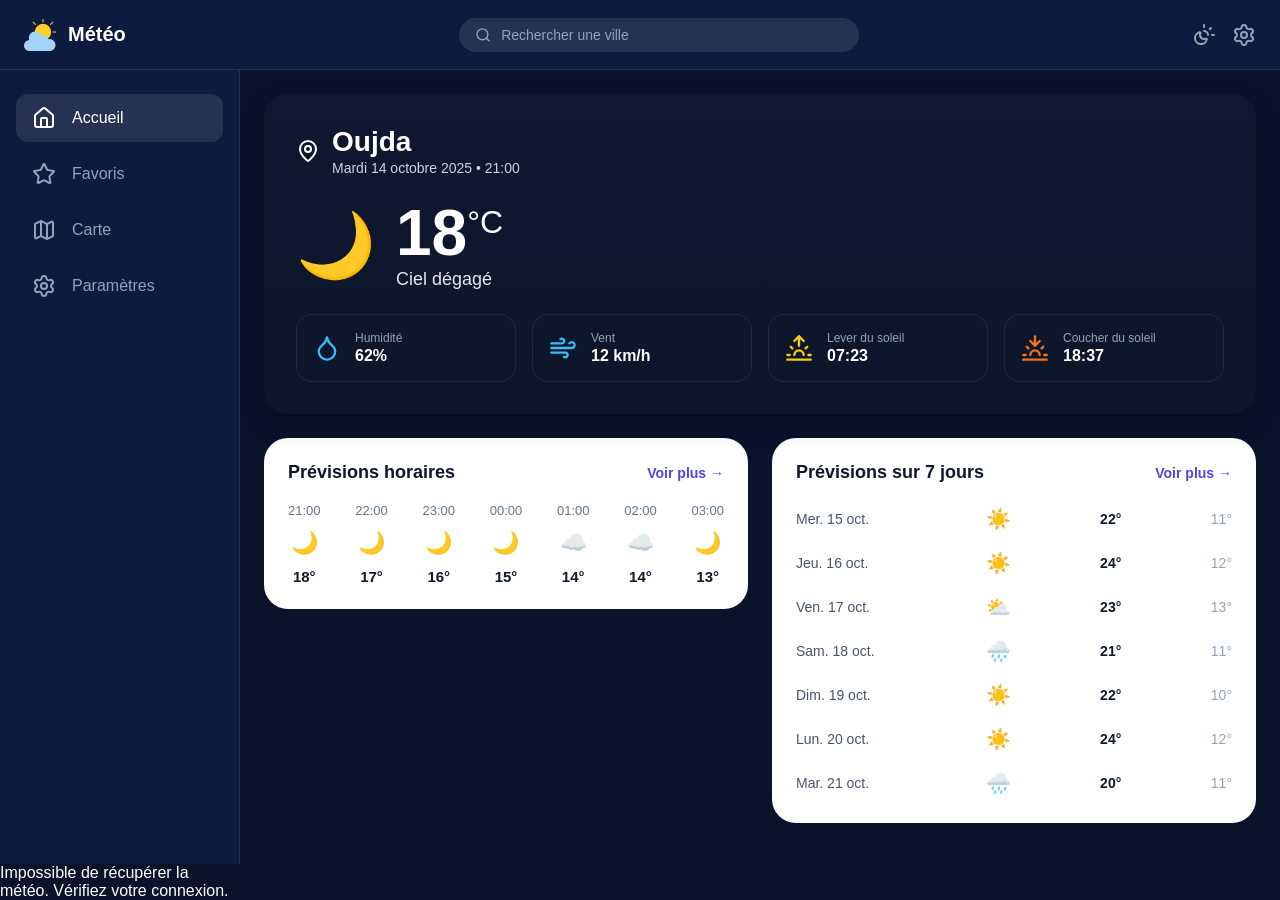
<file: index.html>
<!DOCTYPE html>
<html lang="fr">

<head>
    <meta charset="UTF-8">
    <meta name="viewport" content="width=device-width, initial-scale=1.0">
    <title>MétéoFlash - Météo en temps réel</title>
    <meta name="description" content="MeteoFlash : consulte la météo actuelle, les prévisions horaires et sur 7 jours de n'importe quelle ville.">
    <meta name="theme-color" content="#4F46E5">
    <link rel="stylesheet" href="css/app.css">
</head>

<body>
    <!-- Header -->
    <header>
        <a href="acceuil.html">
            <img src="images/image.png" alt="Logo MétéoFlash" class="logo">
            <span class="title">Météo</span>
        </a>
        <div class="recherche">
            <svg xmlns="http://www.w3.org/2000/svg" width="24" height="24" viewBox="0 0 24 24" fill="none" stroke="currentColor" stroke-width="2" stroke-linecap="round" stroke-linejoin="round" class="lucide lucide-search preview-icon" aria-hidden="true"><path d="m21 21-4.34-4.34"/><circle cx="11" cy="11" r="8"/></svg>
            <input type="search" id="ville" placeholder="Rechercher une ville" aria-label="Rechercher une ville">
        </div>
        <div class="icons">
            <!-- Icône Thème Clair/Sombre -->
            <svg xmlns="http://www.w3.org/2000/svg" width="24" height="24" viewBox="0 0 24 24" fill="none" stroke="currentColor" stroke-width="2" stroke-linecap="round" stroke-linejoin="round" class="lucide lucide-sun-moon preview-icon" aria-hidden="true"><path d="M12 2v2"/><path d="M14.837 16.385a6 6 0 1 1-7.223-7.222c.624-.147.97.66.715 1.248a4 4 0 0 0 5.26 5.259c.589-.255 1.396.09 1.248.715"/><path d="M16 12a4 4 0 0 0-4-4"/><path d="m19 5-1.256 1.256"/><path d="M20 12h2"/></svg>
            <a href="html/parametres.html" style="color: inherit; display: flex;" aria-label="Paramètres">
                <svg xmlns="http://www.w3.org/2000/svg" width="24" height="24" viewBox="0 0 24 24" fill="none" stroke="currentColor" stroke-width="2" stroke-linecap="round" stroke-linejoin="round" class="lucide lucide-settings preview-icon" aria-hidden="true"><path d="M9.671 4.136a2.34 2.34 0 0 1 4.659 0 2.34 2.34 0 0 0 3.319 1.915 2.34 2.34 0 0 1 2.33 4.033 2.34 2.34 0 0 0 0 3.831 2.34 2.34 0 0 1-2.33 4.033 2.34 2.34 0 0 0-3.319 1.915 2.34 2.34 0 0 1-4.659 0 2.34 2.34 0 0 0-3.32-1.915 2.34 2.34 0 0 1-2.33-4.033 2.34 2.34 0 0 0 0-3.831A2.34 2.34 0 0 1 6.35 6.051a2.34 2.34 0 0 0 3.319-1.915"/><circle cx="12" cy="12" r="3"/></svg>
            </a>
        </div>
    </header>

    <!-- Sidebar -->
    <aside class="side">
        <a href="index.html" class="nav-item actif" aria-current="page">
            <svg xmlns="http://www.w3.org/2000/svg" width="24" height="24" viewBox="0 0 24 24" fill="none" stroke="currentColor" stroke-width="2" stroke-linecap="round" stroke-linejoin="round" class="lucide lucide-house preview-icon" aria-hidden="true"><path d="M15 21v-8a1 1 0 0 0-1-1h-4a1 1 0 0 0-1 1v8"/><path d="M3 10a2 2 0 0 1 .709-1.528l7-6a2 2 0 0 1 2.582 0l7 6A2 2 0 0 1 21 10v9a2 2 0 0 1-2 2H5a2 2 0 0 1-2-2z"/></svg>
            <span>Accueil</span>
        </a>
        <a href="html/favoris.html" class="nav-item">
            <svg xmlns="http://www.w3.org/2000/svg" width="24" height="24" viewBox="0 0 24 24" fill="none" stroke="currentColor" stroke-width="2" stroke-linecap="round" stroke-linejoin="round" class="lucide lucide-star preview-icon" aria-hidden="true"><path d="M11.525 2.295a.53.53 0 0 1 .95 0l2.31 4.679a2.123 2.123 0 0 0 1.595 1.16l5.166.756a.53.53 0 0 1 .294.904l-3.736 3.638a2.123 2.123 0 0 0-.611 1.878l.882 5.14a.53.53 0 0 1-.771.56l-4.618-2.428a2.122 2.122 0 0 0-1.973 0L6.396 21.01a.53.53 0 0 1-.77-.56l.881-5.139a2.122 2.122 0 0 0-.611-1.879L2.16 9.795a.53.53 0 0 1 .294-.906l5.165-.755a2.122 2.122 0 0 0 1.597-1.16z"/></svg>
            <span>Favoris</span>
        </a>
        <a href="html/carte.html" class="nav-item">
            <svg xmlns="http://www.w3.org/2000/svg" width="24" height="24" viewBox="0 0 24 24" fill="none" stroke="currentColor" stroke-width="2" stroke-linecap="round" stroke-linejoin="round" class="lucide lucide-map preview-icon" aria-hidden="true"><path d="M14.106 5.553a2 2 0 0 0 1.788 0l3.659-1.83A1 1 0 0 1 21 4.619v12.764a1 1 0 0 1-.553.894l-4.553 2.277a2 2 0 0 1-1.788 0l-4.212-2.106a2 2 0 0 0-1.788 0l-3.659 1.83A1 1 0 0 1 3 19.381V6.618a1 1 0 0 1 .553-.894l4.553-2.277a2 2 0 0 1 1.788 0z"/><path d="M15 5.764v15"/><path d="M9 3.236v15"/></svg>
            <span>Carte</span>
        </a>
        <a href="html/parametres.html" class="nav-item">
            <svg xmlns="http://www.w3.org/2000/svg" width="24" height="24" viewBox="0 0 24 24" fill="none" stroke="currentColor" stroke-width="2" stroke-linecap="round" stroke-linejoin="round" class="lucide lucide-settings preview-icon" aria-hidden="true"><path d="M9.671 4.136a2.34 2.34 0 0 1 4.659 0 2.34 2.34 0 0 0 3.319 1.915 2.34 2.34 0 0 1 2.33 4.033 2.34 2.34 0 0 0 0 3.831 2.34 2.34 0 0 1-2.33 4.033 2.34 2.34 0 0 0-3.319 1.915 2.34 2.34 0 0 1-4.659 0 2.34 2.34 0 0 0-3.32-1.915 2.34 2.34 0 0 1-2.33-4.033 2.34 2.34 0 0 0 0-3.831A2.34 2.34 0 0 1 6.35 6.051a2.34 2.34 0 0 0 3.319-1.915"/><circle cx="12" cy="12" r="3"/></svg>
            <span>Paramètres</span>
        </a>
    </aside>

    <main>
        <section class="actuelle">
            <div class="lieu">
                <svg xmlns="http://www.w3.org/2000/svg" width="24" height="24" viewBox="0 0 24 24" fill="none"
                    stroke="currentColor" stroke-width="2" stroke-linecap="round" stroke-linejoin="round">
                    <path
                        d="M20 10c0 4.993-5.539 10.193-7.399 11.799a1 1 0 0 1-1.202 0C9.539 20.193 4 14.993 4 10a8 8 0 0 1 16 0" />
                    <circle cx="12" cy="10" r="3" />
                </svg>
                <div>
                    <h1 id="nom-ville">Oujda</h1>
                    <p id="date-heure">Mardi 14 octobre 2025 • 21:00</p>
                </div>
            </div>
            <div class="temperature-bloc">
                <span class="icone-principale" id="icone-principale">🌙</span>
                <div>
                    <p class="temperature"><span id="temperature">18</span><sup>°C</sup></p>
                    <p class="description" id="description">Ciel dégagé</p>
                </div>
            </div>
            <ul class="infos">
                <li>
                    <svg xmlns="http://www.w3.org/2000/svg" width="24" height="24" viewBox="0 0 24 24" fill="none"
                        stroke="currentColor" stroke-width="2" stroke-linecap="round" stroke-linejoin="round">
                        <path
                            d="M12 22a7 7 0 0 0 7-7c0-2-1-3.9-3-5.5s-3.5-4-4-6.5c-.5 2.5-2 4.9-4 6.5C6 11.1 5 13 5 15a7 7 0 0 0 7 7z" />
                    </svg>
                    <div><span>Humidité</span><strong id="humidite">62%</strong></div>
                </li>
                <li>
                    <svg xmlns="http://www.w3.org/2000/svg" width="24" height="24" viewBox="0 0 24 24" fill="none"
                        stroke="currentColor" stroke-width="2" stroke-linecap="round" stroke-linejoin="round">
                        <path d="M12.8 19.6A2 2 0 1 0 14 16H2" />
                        <path d="M17.5 8a2.5 2.5 0 1 1 2 4H2" />
                        <path d="M9.8 4.4A2 2 0 1 1 11 8H2" />
                    </svg>
                    <div><span>Vent</span><strong id="vent">12 km/h</strong></div>
                </li>
                <li>
                    <svg class="jaune" xmlns="http://www.w3.org/2000/svg" width="24" height="24" viewBox="0 0 24 24"
                        fill="none" stroke="currentColor" stroke-width="2" stroke-linecap="round"
                        stroke-linejoin="round">
                        <path d="M12 2v8" />
                        <path d="m4.93 10.93 1.41 1.41" />
                        <path d="M2 18h2" />
                        <path d="M20 18h2" />
                        <path d="m19.07 10.93-1.41 1.41" />
                        <path d="M22 22H2" />
                        <path d="m8 6 4-4 4 4" />
                        <path d="M16 18a4 4 0 0 0-8 0" />
                    </svg>
                    <div><span>Lever du soleil</span><strong id="lever">07:23</strong></div>
                </li>
                <li>
                    <svg class="orange" xmlns="http://www.w3.org/2000/svg" width="24" height="24" viewBox="0 0 24 24"
                        fill="none" stroke="currentColor" stroke-width="2" stroke-linecap="round"
                        stroke-linejoin="round">
                        <path d="M12 10V2" />
                        <path d="m4.93 10.93 1.41 1.41" />
                        <path d="M2 18h2" />
                        <path d="M20 18h2" />
                        <path d="m19.07 10.93-1.41 1.41" />
                        <path d="M22 22H2" />
                        <path d="m16 6-4 4-4-4" />
                        <path d="M16 18a4 4 0 0 0-8 0" />
                    </svg>
                    <div><span>Coucher du soleil</span><strong id="coucher">18:37</strong></div>
                </li>
            </ul>
        </section>
        <div class="previsions">

            <!-- Horaires -->
            <section class="bloc">
                <div class="bloc-entete">
                    <h2>Prévisions horaires</h2>
                    <a href="html/previsionshoraires.html" class="voir-plus">Voir plus →</a>
                </div>
                <div class="liste-horaire" id="liste-horaire">
                    <!-- JS remplira ces blocs ; en voici un exemple -->
                    <div class="heure"><span>21:00</span><span class="emoji">🌙</span><strong>18°</strong></div>
                    <div class="heure"><span>22:00</span><span class="emoji">🌙</span><strong>17°</strong></div>
                    <div class="heure"><span>23:00</span><span class="emoji">🌙</span><strong>16°</strong></div>
                    <div class="heure"><span>00:00</span><span class="emoji">🌙</span><strong>15°</strong></div>
                    <div class="heure"><span>01:00</span><span class="emoji">☁️</span><strong>14°</strong></div>
                    <div class="heure"><span>02:00</span><span class="emoji">☁️</span><strong>14°</strong></div>
                    <div class="heure"><span>03:00</span><span class="emoji">🌙</span><strong>13°</strong></div>

                </div>
            </section>

            <!-- 7 jours -->
            <section class="bloc">
                <div class="bloc-entete">
                    <h2>Prévisions sur 7 jours</h2>
                    <a href="html/previsions7jours.html" class="voir-plus">Voir plus →</a>
                </div>
                <ul class="liste-jours" id="liste-jours">
                    <li><span class="jour">Mer. 15 oct.</span><span class="emoji">☀️</span><strong>22°</strong><span
                            class="min">11°</span></li>
                    <li><span class="jour">Jeu. 16 oct.</span><span class="emoji">☀️</span><strong>24°</strong><span
                            class="min">12°</span></li>
                    <li><span class="jour">Ven. 17 oct.</span><span class="emoji">⛅</span><strong>23°</strong><span
                            class="min">13°</span></li>
                    <li><span class="jour">Sam. 18 oct.</span><span class="emoji">🌧️</span><strong>21°</strong><span
                            class="min">11°</span></li>
                    <li><span class="jour">Dim. 19 oct.</span><span class="emoji">☀️</span><strong>22°</strong><span
                            class="min">10°</span></li>
                    <li><span class="jour">Lun. 20 oct.</span><span class="emoji">☀️</span><strong>24°</strong><span
                            class="min">12°</span></li>
                    <li><span class="jour">Mar. 21 oct.</span><span class="emoji">🌧️</span><strong>20°</strong><span
                            class="min">11°</span></li>
                </ul>
            </section>

        </div>
    </main>
    <script src="app.js"></script>
</body>

</html>
</file>
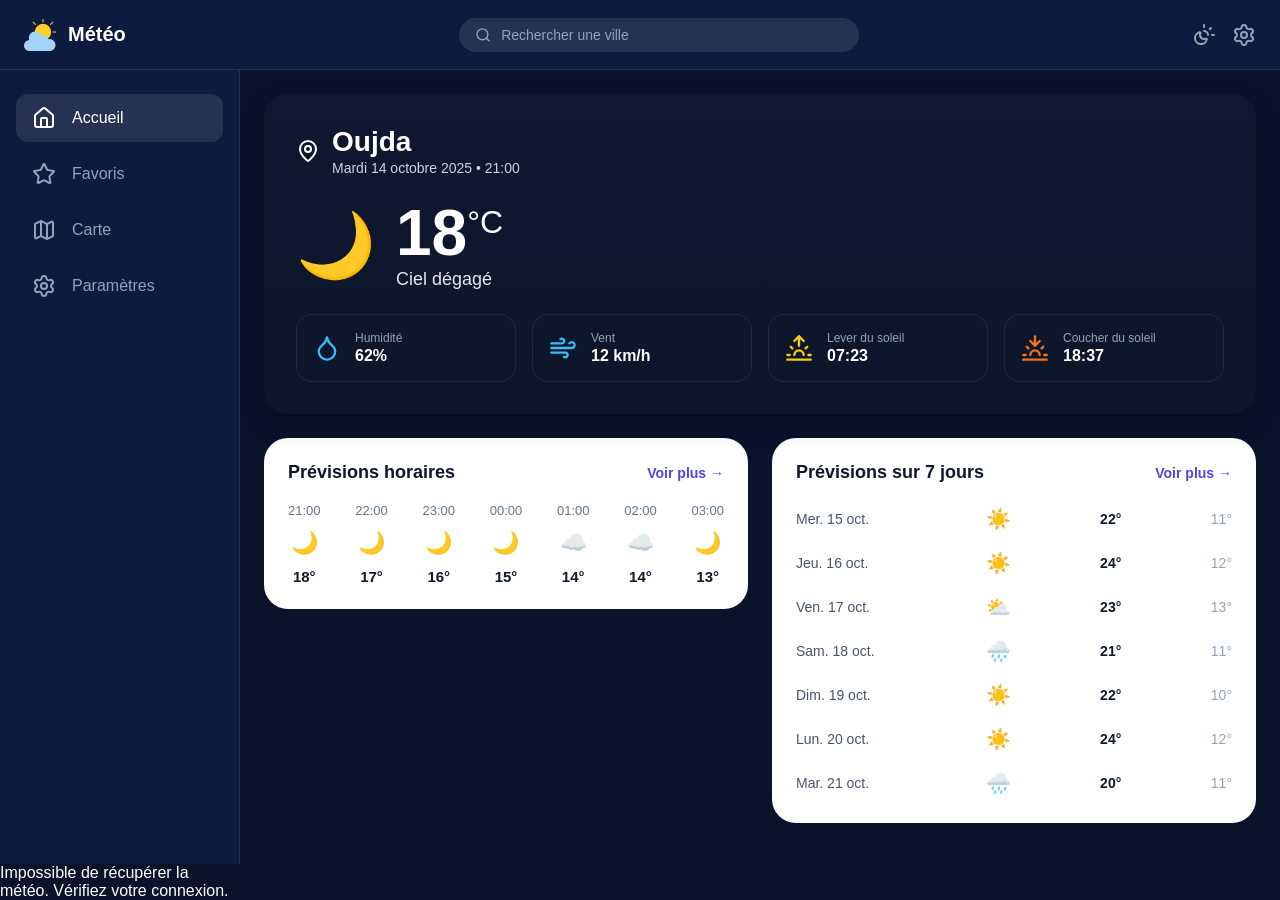
<file: html/index.html>
<!DOCTYPE html>
<html lang="fr">

<head>
    <meta charset="UTF-8">
    <meta name="viewport" content="width=device-width, initial-scale=1.0">
    <title>MétéoFlash - Météo en temps réel</title>
    <meta name="description" content="MeteoFlash : consulte la météo actuelle, les prévisions horaires et sur 7 jours de n'importe quelle ville.">
    <meta name="theme-color" content="#4F46E5">
    <link rel="stylesheet" href="../css/app.css">
</head>

<body>
    <!-- Header -->
    <header>
        <a href="acceuil.html">
            <img src="../images/image.png" alt="Logo MétéoFlash" class="logo">
            <span class="title">Météo</span>
        </a>
        <div class="recherche">
            <svg xmlns="http://www.w3.org/2000/svg" width="24" height="24" viewBox="0 0 24 24" fill="none" stroke="currentColor" stroke-width="2" stroke-linecap="round" stroke-linejoin="round" class="lucide lucide-search preview-icon" aria-hidden="true"><path d="m21 21-4.34-4.34"/><circle cx="11" cy="11" r="8"/></svg>
            <input type="search" id="ville" placeholder="Rechercher une ville" aria-label="Rechercher une ville">
        </div>
        <div class="icons">
            <!-- Icône Thème Clair/Sombre -->
            <svg xmlns="http://www.w3.org/2000/svg" width="24" height="24" viewBox="0 0 24 24" fill="none" stroke="currentColor" stroke-width="2" stroke-linecap="round" stroke-linejoin="round" class="lucide lucide-sun-moon preview-icon" aria-hidden="true"><path d="M12 2v2"/><path d="M14.837 16.385a6 6 0 1 1-7.223-7.222c.624-.147.97.66.715 1.248a4 4 0 0 0 5.26 5.259c.589-.255 1.396.09 1.248.715"/><path d="M16 12a4 4 0 0 0-4-4"/><path d="m19 5-1.256 1.256"/><path d="M20 12h2"/></svg>
            <a href="parametres.html" style="color: inherit; display: flex;" aria-label="Paramètres">
                <svg xmlns="http://www.w3.org/2000/svg" width="24" height="24" viewBox="0 0 24 24" fill="none" stroke="currentColor" stroke-width="2" stroke-linecap="round" stroke-linejoin="round" class="lucide lucide-settings preview-icon" aria-hidden="true"><path d="M9.671 4.136a2.34 2.34 0 0 1 4.659 0 2.34 2.34 0 0 0 3.319 1.915 2.34 2.34 0 0 1 2.33 4.033 2.34 2.34 0 0 0 0 3.831 2.34 2.34 0 0 1-2.33 4.033 2.34 2.34 0 0 0-3.319 1.915 2.34 2.34 0 0 1-4.659 0 2.34 2.34 0 0 0-3.32-1.915 2.34 2.34 0 0 1-2.33-4.033 2.34 2.34 0 0 0 0-3.831A2.34 2.34 0 0 1 6.35 6.051a2.34 2.34 0 0 0 3.319-1.915"/><circle cx="12" cy="12" r="3"/></svg>
            </a>
        </div>
    </header>

    <!-- Sidebar -->
    <aside class="side">
        <a href="acceuil.html" class="nav-item actif" aria-current="page">
            <svg xmlns="http://www.w3.org/2000/svg" width="24" height="24" viewBox="0 0 24 24" fill="none" stroke="currentColor" stroke-width="2" stroke-linecap="round" stroke-linejoin="round" class="lucide lucide-house preview-icon" aria-hidden="true"><path d="M15 21v-8a1 1 0 0 0-1-1h-4a1 1 0 0 0-1 1v8"/><path d="M3 10a2 2 0 0 1 .709-1.528l7-6a2 2 0 0 1 2.582 0l7 6A2 2 0 0 1 21 10v9a2 2 0 0 1-2 2H5a2 2 0 0 1-2-2z"/></svg>
            <span>Accueil</span>
        </a>
        <a href="favoris.html" class="nav-item">
            <svg xmlns="http://www.w3.org/2000/svg" width="24" height="24" viewBox="0 0 24 24" fill="none" stroke="currentColor" stroke-width="2" stroke-linecap="round" stroke-linejoin="round" class="lucide lucide-star preview-icon" aria-hidden="true"><path d="M11.525 2.295a.53.53 0 0 1 .95 0l2.31 4.679a2.123 2.123 0 0 0 1.595 1.16l5.166.756a.53.53 0 0 1 .294.904l-3.736 3.638a2.123 2.123 0 0 0-.611 1.878l.882 5.14a.53.53 0 0 1-.771.56l-4.618-2.428a2.122 2.122 0 0 0-1.973 0L6.396 21.01a.53.53 0 0 1-.77-.56l.881-5.139a2.122 2.122 0 0 0-.611-1.879L2.16 9.795a.53.53 0 0 1 .294-.906l5.165-.755a2.122 2.122 0 0 0 1.597-1.16z"/></svg>
            <span>Favoris</span>
        </a>
        <a href="carte.html" class="nav-item">
            <svg xmlns="http://www.w3.org/2000/svg" width="24" height="24" viewBox="0 0 24 24" fill="none" stroke="currentColor" stroke-width="2" stroke-linecap="round" stroke-linejoin="round" class="lucide lucide-map preview-icon" aria-hidden="true"><path d="M14.106 5.553a2 2 0 0 0 1.788 0l3.659-1.83A1 1 0 0 1 21 4.619v12.764a1 1 0 0 1-.553.894l-4.553 2.277a2 2 0 0 1-1.788 0l-4.212-2.106a2 2 0 0 0-1.788 0l-3.659 1.83A1 1 0 0 1 3 19.381V6.618a1 1 0 0 1 .553-.894l4.553-2.277a2 2 0 0 1 1.788 0z"/><path d="M15 5.764v15"/><path d="M9 3.236v15"/></svg>
            <span>Carte</span>
        </a>
        <a href="parametres.html" class="nav-item">
            <svg xmlns="http://www.w3.org/2000/svg" width="24" height="24" viewBox="0 0 24 24" fill="none" stroke="currentColor" stroke-width="2" stroke-linecap="round" stroke-linejoin="round" class="lucide lucide-settings preview-icon" aria-hidden="true"><path d="M9.671 4.136a2.34 2.34 0 0 1 4.659 0 2.34 2.34 0 0 0 3.319 1.915 2.34 2.34 0 0 1 2.33 4.033 2.34 2.34 0 0 0 0 3.831 2.34 2.34 0 0 1-2.33 4.033 2.34 2.34 0 0 0-3.319 1.915 2.34 2.34 0 0 1-4.659 0 2.34 2.34 0 0 0-3.32-1.915 2.34 2.34 0 0 1-2.33-4.033 2.34 2.34 0 0 0 0-3.831A2.34 2.34 0 0 1 6.35 6.051a2.34 2.34 0 0 0 3.319-1.915"/><circle cx="12" cy="12" r="3"/></svg>
            <span>Paramètres</span>
        </a>
    </aside>

    <main>
        <section class="actuelle">
            <div class="lieu">
                <svg xmlns="http://www.w3.org/2000/svg" width="24" height="24" viewBox="0 0 24 24" fill="none"
                    stroke="currentColor" stroke-width="2" stroke-linecap="round" stroke-linejoin="round">
                    <path
                        d="M20 10c0 4.993-5.539 10.193-7.399 11.799a1 1 0 0 1-1.202 0C9.539 20.193 4 14.993 4 10a8 8 0 0 1 16 0" />
                    <circle cx="12" cy="10" r="3" />
                </svg>
                <div>
                    <h1 id="nom-ville">Oujda</h1>
                    <p id="date-heure">Mardi 14 octobre 2025 • 21:00</p>
                </div>
            </div>
            <div class="temperature-bloc">
                <span class="icone-principale" id="icone-principale">🌙</span>
                <div>
                    <p class="temperature"><span id="temperature">18</span><sup>°C</sup></p>
                    <p class="description" id="description">Ciel dégagé</p>
                </div>
            </div>
            <ul class="infos">
                <li>
                    <svg xmlns="http://www.w3.org/2000/svg" width="24" height="24" viewBox="0 0 24 24" fill="none"
                        stroke="currentColor" stroke-width="2" stroke-linecap="round" stroke-linejoin="round">
                        <path
                            d="M12 22a7 7 0 0 0 7-7c0-2-1-3.9-3-5.5s-3.5-4-4-6.5c-.5 2.5-2 4.9-4 6.5C6 11.1 5 13 5 15a7 7 0 0 0 7 7z" />
                    </svg>
                    <div><span>Humidité</span><strong id="humidite">62%</strong></div>
                </li>
                <li>
                    <svg xmlns="http://www.w3.org/2000/svg" width="24" height="24" viewBox="0 0 24 24" fill="none"
                        stroke="currentColor" stroke-width="2" stroke-linecap="round" stroke-linejoin="round">
                        <path d="M12.8 19.6A2 2 0 1 0 14 16H2" />
                        <path d="M17.5 8a2.5 2.5 0 1 1 2 4H2" />
                        <path d="M9.8 4.4A2 2 0 1 1 11 8H2" />
                    </svg>
                    <div><span>Vent</span><strong id="vent">12 km/h</strong></div>
                </li>
                <li>
                    <svg class="jaune" xmlns="http://www.w3.org/2000/svg" width="24" height="24" viewBox="0 0 24 24"
                        fill="none" stroke="currentColor" stroke-width="2" stroke-linecap="round"
                        stroke-linejoin="round">
                        <path d="M12 2v8" />
                        <path d="m4.93 10.93 1.41 1.41" />
                        <path d="M2 18h2" />
                        <path d="M20 18h2" />
                        <path d="m19.07 10.93-1.41 1.41" />
                        <path d="M22 22H2" />
                        <path d="m8 6 4-4 4 4" />
                        <path d="M16 18a4 4 0 0 0-8 0" />
                    </svg>
                    <div><span>Lever du soleil</span><strong id="lever">07:23</strong></div>
                </li>
                <li>
                    <svg class="orange" xmlns="http://www.w3.org/2000/svg" width="24" height="24" viewBox="0 0 24 24"
                        fill="none" stroke="currentColor" stroke-width="2" stroke-linecap="round"
                        stroke-linejoin="round">
                        <path d="M12 10V2" />
                        <path d="m4.93 10.93 1.41 1.41" />
                        <path d="M2 18h2" />
                        <path d="M20 18h2" />
                        <path d="m19.07 10.93-1.41 1.41" />
                        <path d="M22 22H2" />
                        <path d="m16 6-4 4-4-4" />
                        <path d="M16 18a4 4 0 0 0-8 0" />
                    </svg>
                    <div><span>Coucher du soleil</span><strong id="coucher">18:37</strong></div>
                </li>
            </ul>
        </section>
        <div class="previsions">

            <!-- Horaires -->
            <section class="bloc">
                <div class="bloc-entete">
                    <h2>Prévisions horaires</h2>
                    <a href="previsionshoraires.html" class="voir-plus">Voir plus →</a>
                </div>
                <div class="liste-horaire" id="liste-horaire">
                    <!-- JS remplira ces blocs ; en voici un exemple -->
                    <div class="heure"><span>21:00</span><span class="emoji">🌙</span><strong>18°</strong></div>
                    <div class="heure"><span>22:00</span><span class="emoji">🌙</span><strong>17°</strong></div>
                    <div class="heure"><span>23:00</span><span class="emoji">🌙</span><strong>16°</strong></div>
                    <div class="heure"><span>00:00</span><span class="emoji">🌙</span><strong>15°</strong></div>
                    <div class="heure"><span>01:00</span><span class="emoji">☁️</span><strong>14°</strong></div>
                    <div class="heure"><span>02:00</span><span class="emoji">☁️</span><strong>14°</strong></div>
                    <div class="heure"><span>03:00</span><span class="emoji">🌙</span><strong>13°</strong></div>

                </div>
            </section>

            <!-- 7 jours -->
            <section class="bloc">
                <div class="bloc-entete">
                    <h2>Prévisions sur 7 jours</h2>
                    <a href="previsions7jours.html" class="voir-plus">Voir plus →</a>
                </div>
                <ul class="liste-jours" id="liste-jours">
                    <li><span class="jour">Mer. 15 oct.</span><span class="emoji">☀️</span><strong>22°</strong><span
                            class="min">11°</span></li>
                    <li><span class="jour">Jeu. 16 oct.</span><span class="emoji">☀️</span><strong>24°</strong><span
                            class="min">12°</span></li>
                    <li><span class="jour">Ven. 17 oct.</span><span class="emoji">⛅</span><strong>23°</strong><span
                            class="min">13°</span></li>
                    <li><span class="jour">Sam. 18 oct.</span><span class="emoji">🌧️</span><strong>21°</strong><span
                            class="min">11°</span></li>
                    <li><span class="jour">Dim. 19 oct.</span><span class="emoji">☀️</span><strong>22°</strong><span
                            class="min">10°</span></li>
                    <li><span class="jour">Lun. 20 oct.</span><span class="emoji">☀️</span><strong>24°</strong><span
                            class="min">12°</span></li>
                    <li><span class="jour">Mar. 21 oct.</span><span class="emoji">🌧️</span><strong>20°</strong><span
                            class="min">11°</span></li>
                </ul>
            </section>

        </div>
    </main>
    <script src="../app.js"></script>
</body>

</html>
</file>
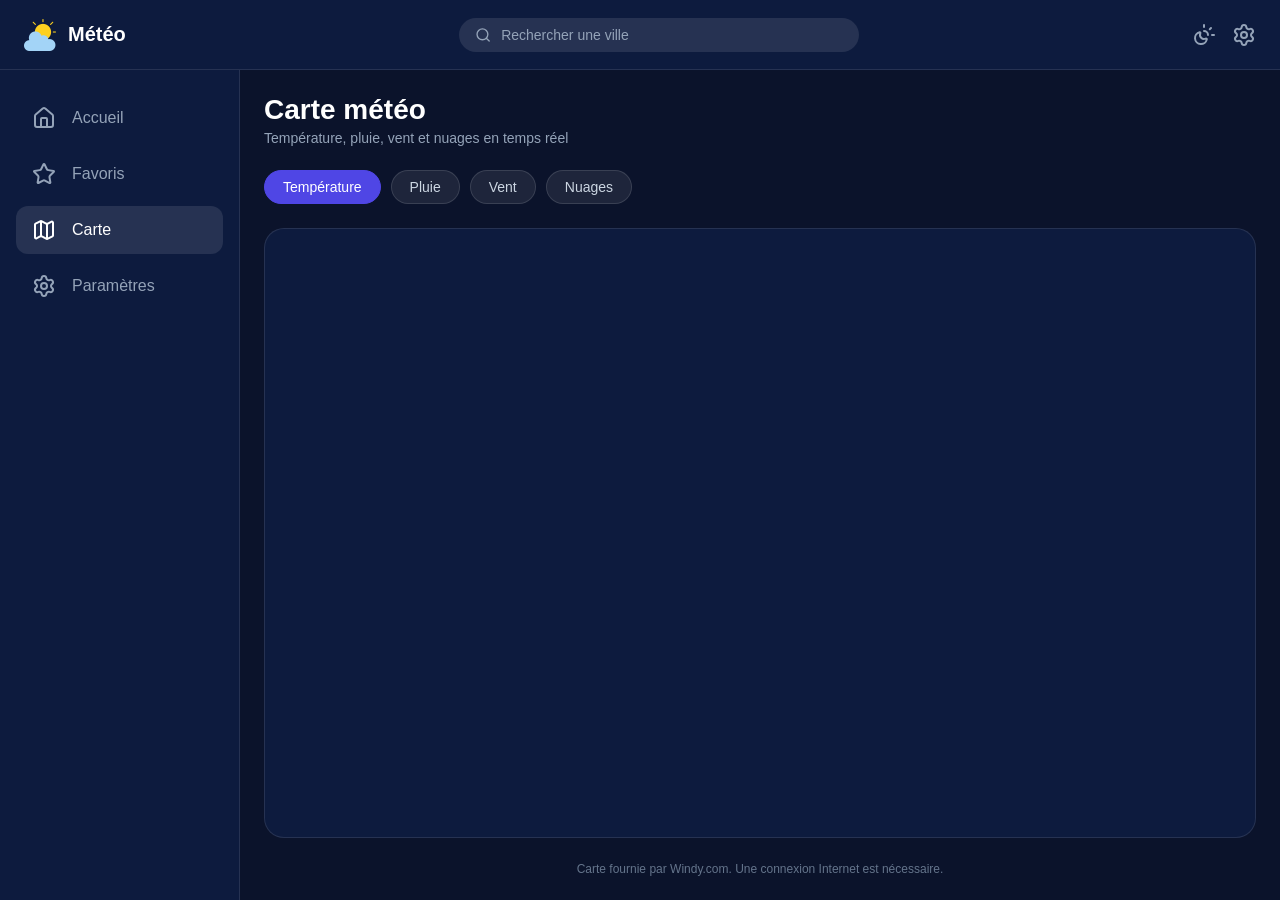
<file: html/carte.html>
<!DOCTYPE html>
<html lang="fr">

<head>
    <meta charset="UTF-8">
    <meta name="viewport" content="width=device-width, initial-scale=1.0">
    <title>MétéoFlash - Carte</title>
    <meta name="description" content="Carte météo interactive : température, pluie, vent et nuages.">
    <meta name="theme-color" content="#4F46E5">
    <link rel="stylesheet" href="../css/app.css">
</head>

<body>
    <!-- Header -->
    <header>
        <a href="../../index.html">
            <img src="../images/image.png" alt="Logo MétéoFlash" class="logo">
            <span class="title">Météo</span>
        </a>
        <div class="recherche">
            <svg xmlns="http://www.w3.org/2000/svg" width="24" height="24" viewBox="0 0 24 24" fill="none" stroke="currentColor" stroke-width="2" stroke-linecap="round" stroke-linejoin="round" class="lucide lucide-search preview-icon" aria-hidden="true"><path d="m21 21-4.34-4.34"/><circle cx="11" cy="11" r="8"/></svg>
            <input type="search" id="ville" placeholder="Rechercher une ville" aria-label="Rechercher une ville">
        </div>
        <div class="icons">
            <!-- Icône Thème Clair/Sombre -->
            <svg xmlns="http://www.w3.org/2000/svg" width="24" height="24" viewBox="0 0 24 24" fill="none" stroke="currentColor" stroke-width="2" stroke-linecap="round" stroke-linejoin="round" class="lucide lucide-sun-moon preview-icon" aria-hidden="true"><path d="M12 2v2"/><path d="M14.837 16.385a6 6 0 1 1-7.223-7.222c.624-.147.97.66.715 1.248a4 4 0 0 0 5.26 5.259c.589-.255 1.396.09 1.248.715"/><path d="M16 12a4 4 0 0 0-4-4"/><path d="m19 5-1.256 1.256"/><path d="M20 12h2"/></svg>
            <a href="parametres.html" style="color: inherit; display: flex;" aria-label="Paramètres">
                <svg xmlns="http://www.w3.org/2000/svg" width="24" height="24" viewBox="0 0 24 24" fill="none" stroke="currentColor" stroke-width="2" stroke-linecap="round" stroke-linejoin="round" class="lucide lucide-settings preview-icon" aria-hidden="true"><path d="M9.671 4.136a2.34 2.34 0 0 1 4.659 0 2.34 2.34 0 0 0 3.319 1.915 2.34 2.34 0 0 1 2.33 4.033 2.34 2.34 0 0 0 0 3.831 2.34 2.34 0 0 1-2.33 4.033 2.34 2.34 0 0 0-3.319 1.915 2.34 2.34 0 0 1-4.659 0 2.34 2.34 0 0 0-3.32-1.915 2.34 2.34 0 0 1-2.33-4.033 2.34 2.34 0 0 0 0-3.831A2.34 2.34 0 0 1 6.35 6.051a2.34 2.34 0 0 0 3.319-1.915"/><circle cx="12" cy="12" r="3"/></svg>
            </a>
        </div>
    </header>

    <!-- Sidebar -->
    <aside class="side">
        <a href="../index.html" class="nav-item">
            <svg xmlns="http://www.w3.org/2000/svg" width="24" height="24" viewBox="0 0 24 24" fill="none" stroke="currentColor" stroke-width="2" stroke-linecap="round" stroke-linejoin="round" class="lucide lucide-house preview-icon" aria-hidden="true"><path d="M15 21v-8a1 1 0 0 0-1-1h-4a1 1 0 0 0-1 1v8"/><path d="M3 10a2 2 0 0 1 .709-1.528l7-6a2 2 0 0 1 2.582 0l7 6A2 2 0 0 1 21 10v9a2 2 0 0 1-2 2H5a2 2 0 0 1-2-2z"/></svg>
            <span>Accueil</span>
        </a>
        <a href="favoris.html" class="nav-item">
            <svg xmlns="http://www.w3.org/2000/svg" width="24" height="24" viewBox="0 0 24 24" fill="none" stroke="currentColor" stroke-width="2" stroke-linecap="round" stroke-linejoin="round" class="lucide lucide-star preview-icon" aria-hidden="true"><path d="M11.525 2.295a.53.53 0 0 1 .95 0l2.31 4.679a2.123 2.123 0 0 0 1.595 1.16l5.166.756a.53.53 0 0 1 .294.904l-3.736 3.638a2.123 2.123 0 0 0-.611 1.878l.882 5.14a.53.53 0 0 1-.771.56l-4.618-2.428a2.122 2.122 0 0 0-1.973 0L6.396 21.01a.53.53 0 0 1-.77-.56l.881-5.139a2.122 2.122 0 0 0-.611-1.879L2.16 9.795a.53.53 0 0 1 .294-.906l5.165-.755a2.122 2.122 0 0 0 1.597-1.16z"/></svg>
            <span>Favoris</span>
        </a>
        <a href="carte.html" class="nav-item actif" aria-current="page">
            <svg xmlns="http://www.w3.org/2000/svg" width="24" height="24" viewBox="0 0 24 24" fill="none" stroke="currentColor" stroke-width="2" stroke-linecap="round" stroke-linejoin="round" class="lucide lucide-map preview-icon" aria-hidden="true"><path d="M14.106 5.553a2 2 0 0 0 1.788 0l3.659-1.83A1 1 0 0 1 21 4.619v12.764a1 1 0 0 1-.553.894l-4.553 2.277a2 2 0 0 1-1.788 0l-4.212-2.106a2 2 0 0 0-1.788 0l-3.659 1.83A1 1 0 0 1 3 19.381V6.618a1 1 0 0 1 .553-.894l4.553-2.277a2 2 0 0 1 1.788 0z"/><path d="M15 5.764v15"/><path d="M9 3.236v15"/></svg>
            <span>Carte</span>
        </a>
        <a href="parametres.html" class="nav-item">
            <svg xmlns="http://www.w3.org/2000/svg" width="24" height="24" viewBox="0 0 24 24" fill="none" stroke="currentColor" stroke-width="2" stroke-linecap="round" stroke-linejoin="round" class="lucide lucide-settings preview-icon" aria-hidden="true"><path d="M9.671 4.136a2.34 2.34 0 0 1 4.659 0 2.34 2.34 0 0 0 3.319 1.915 2.34 2.34 0 0 1 2.33 4.033 2.34 2.34 0 0 0 0 3.831 2.34 2.34 0 0 1-2.33 4.033 2.34 2.34 0 0 0-3.319 1.915 2.34 2.34 0 0 1-4.659 0 2.34 2.34 0 0 0-3.32-1.915 2.34 2.34 0 0 1-2.33-4.033 2.34 2.34 0 0 0 0-3.831A2.34 2.34 0 0 1 6.35 6.051a2.34 2.34 0 0 0 3.319-1.915"/><circle cx="12" cy="12" r="3"/></svg>
            <span>Paramètres</span>
        </a>
    </aside>

    <main>
        <div class="page page-carte">
            <div class="page-entete">
                <h1 class="page-title">Carte météo</h1>
                <p class="page-sous-titre">Température, pluie, vent et nuages en temps réel</p>
            </div>

            <nav class="chips" aria-label="Couche de la carte">
                <a href="https://embed.windy.com/embed.html?type=map&amp;location=coordinates&amp;metricRain=mm&amp;metricTemp=%C2%B0C&amp;metricWind=km/h&amp;zoom=6&amp;overlay=temp&amp;product=ecmwf&amp;level=surface&amp;lat=34.68&amp;lon=-1.91&amp;detailLat=34.68&amp;detailLon=-1.91&amp;marker=true&amp;message=true" target="carte-meteo" class="chip actif">Température</a>
                <a href="https://embed.windy.com/embed.html?type=map&amp;location=coordinates&amp;metricRain=mm&amp;metricTemp=%C2%B0C&amp;metricWind=km/h&amp;zoom=6&amp;overlay=rain&amp;product=ecmwf&amp;level=surface&amp;lat=34.68&amp;lon=-1.91&amp;detailLat=34.68&amp;detailLon=-1.91&amp;marker=true&amp;message=true" target="carte-meteo" class="chip">Pluie</a>
                <a href="https://embed.windy.com/embed.html?type=map&amp;location=coordinates&amp;metricRain=mm&amp;metricTemp=%C2%B0C&amp;metricWind=km/h&amp;zoom=6&amp;overlay=wind&amp;product=ecmwf&amp;level=surface&amp;lat=34.68&amp;lon=-1.91&amp;detailLat=34.68&amp;detailLon=-1.91&amp;marker=true&amp;message=true" target="carte-meteo" class="chip">Vent</a>
                <a href="https://embed.windy.com/embed.html?type=map&amp;location=coordinates&amp;metricRain=mm&amp;metricTemp=%C2%B0C&amp;metricWind=km/h&amp;zoom=6&amp;overlay=clouds&amp;product=ecmwf&amp;level=surface&amp;lat=34.68&amp;lon=-1.91&amp;detailLat=34.68&amp;detailLon=-1.91&amp;marker=true&amp;message=true" target="carte-meteo" class="chip">Nuages</a>
            </nav>

            <div class="carte-cadre">
                <iframe name="carte-meteo" src="https://embed.windy.com/embed.html?type=map&amp;location=coordinates&amp;metricRain=mm&amp;metricTemp=%C2%B0C&amp;metricWind=km/h&amp;zoom=6&amp;overlay=temp&amp;product=ecmwf&amp;level=surface&amp;lat=34.68&amp;lon=-1.91&amp;detailLat=34.68&amp;detailLon=-1.91&amp;marker=true&amp;message=true"
                    title="Carte météo interactive" loading="lazy" allowfullscreen></iframe>
            </div>
            <p class="page-pied">Carte fournie par Windy.com. Une connexion Internet est nécessaire.</p>
        </div>
    </main>
    <script src="../app.js"></script>
</body>

</html>
</file>
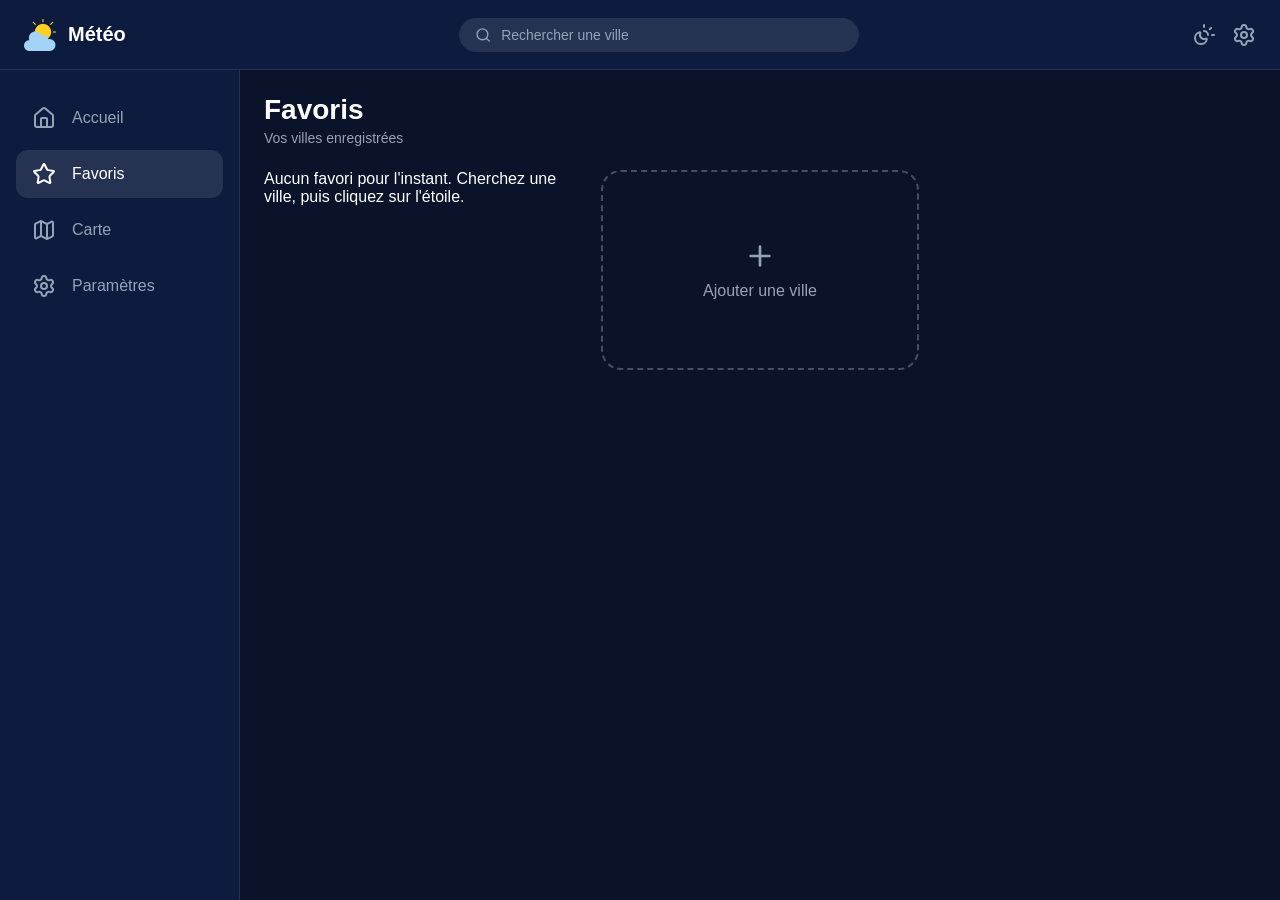
<file: html/favoris.html>
<!DOCTYPE html>
<html lang="fr">

<head>
    <meta charset="UTF-8">
    <meta name="viewport" content="width=device-width, initial-scale=1.0">
    <title>MétéoFlash - Favoris</title>
    <meta name="description" content="Retrouvez la météo de vos villes favorites sur MétéoFlash.">
    <meta name="theme-color" content="#4F46E5">
    <link rel="stylesheet" href="../css/app.css">
</head>

<body>
    <!-- Header -->
    <header>
        <a href="../index.html">
            <img src="../images/image.png" alt="Logo MétéoFlash" class="logo">
            <span class="title">Météo</span>
        </a>
        <div class="recherche">
            <svg xmlns="http://www.w3.org/2000/svg" width="24" height="24" viewBox="0 0 24 24" fill="none" stroke="currentColor" stroke-width="2" stroke-linecap="round" stroke-linejoin="round" class="lucide lucide-search preview-icon" aria-hidden="true"><path d="m21 21-4.34-4.34"/><circle cx="11" cy="11" r="8"/></svg>
            <input type="search" id="ville" placeholder="Rechercher une ville" aria-label="Rechercher une ville">
        </div>
        <div class="icons">
            <!-- Icône Thème Clair/Sombre -->
            <svg xmlns="http://www.w3.org/2000/svg" width="24" height="24" viewBox="0 0 24 24" fill="none" stroke="currentColor" stroke-width="2" stroke-linecap="round" stroke-linejoin="round" class="lucide lucide-sun-moon preview-icon" aria-hidden="true"><path d="M12 2v2"/><path d="M14.837 16.385a6 6 0 1 1-7.223-7.222c.624-.147.97.66.715 1.248a4 4 0 0 0 5.26 5.259c.589-.255 1.396.09 1.248.715"/><path d="M16 12a4 4 0 0 0-4-4"/><path d="m19 5-1.256 1.256"/><path d="M20 12h2"/></svg>
            <a href="parametres.html" style="color: inherit; display: flex;" aria-label="Paramètres">
                <svg xmlns="http://www.w3.org/2000/svg" width="24" height="24" viewBox="0 0 24 24" fill="none" stroke="currentColor" stroke-width="2" stroke-linecap="round" stroke-linejoin="round" class="lucide lucide-settings preview-icon" aria-hidden="true"><path d="M9.671 4.136a2.34 2.34 0 0 1 4.659 0 2.34 2.34 0 0 0 3.319 1.915 2.34 2.34 0 0 1 2.33 4.033 2.34 2.34 0 0 0 0 3.831 2.34 2.34 0 0 1-2.33 4.033 2.34 2.34 0 0 0-3.319 1.915 2.34 2.34 0 0 1-4.659 0 2.34 2.34 0 0 0-3.32-1.915 2.34 2.34 0 0 1-2.33-4.033 2.34 2.34 0 0 0 0-3.831A2.34 2.34 0 0 1 6.35 6.051a2.34 2.34 0 0 0 3.319-1.915"/><circle cx="12" cy="12" r="3"/></svg>
            </a>
        </div>
    </header>

    <!-- Sidebar -->
    <aside class="side">
        <a href="../index.html" class="nav-item">
            <svg xmlns="http://www.w3.org/2000/svg" width="24" height="24" viewBox="0 0 24 24" fill="none" stroke="currentColor" stroke-width="2" stroke-linecap="round" stroke-linejoin="round" class="lucide lucide-house preview-icon" aria-hidden="true"><path d="M15 21v-8a1 1 0 0 0-1-1h-4a1 1 0 0 0-1 1v8"/><path d="M3 10a2 2 0 0 1 .709-1.528l7-6a2 2 0 0 1 2.582 0l7 6A2 2 0 0 1 21 10v9a2 2 0 0 1-2 2H5a2 2 0 0 1-2-2z"/></svg>
            <span>Accueil</span>
        </a>
        <a href="favoris.html" class="nav-item actif" aria-current="page">
            <svg xmlns="http://www.w3.org/2000/svg" width="24" height="24" viewBox="0 0 24 24" fill="none" stroke="currentColor" stroke-width="2" stroke-linecap="round" stroke-linejoin="round" class="lucide lucide-star preview-icon" aria-hidden="true"><path d="M11.525 2.295a.53.53 0 0 1 .95 0l2.31 4.679a2.123 2.123 0 0 0 1.595 1.16l5.166.756a.53.53 0 0 1 .294.904l-3.736 3.638a2.123 2.123 0 0 0-.611 1.878l.882 5.14a.53.53 0 0 1-.771.56l-4.618-2.428a2.122 2.122 0 0 0-1.973 0L6.396 21.01a.53.53 0 0 1-.77-.56l.881-5.139a2.122 2.122 0 0 0-.611-1.879L2.16 9.795a.53.53 0 0 1 .294-.906l5.165-.755a2.122 2.122 0 0 0 1.597-1.16z"/></svg>
            <span>Favoris</span>
        </a>
        <a href="carte.html" class="nav-item">
            <svg xmlns="http://www.w3.org/2000/svg" width="24" height="24" viewBox="0 0 24 24" fill="none" stroke="currentColor" stroke-width="2" stroke-linecap="round" stroke-linejoin="round" class="lucide lucide-map preview-icon" aria-hidden="true"><path d="M14.106 5.553a2 2 0 0 0 1.788 0l3.659-1.83A1 1 0 0 1 21 4.619v12.764a1 1 0 0 1-.553.894l-4.553 2.277a2 2 0 0 1-1.788 0l-4.212-2.106a2 2 0 0 0-1.788 0l-3.659 1.83A1 1 0 0 1 3 19.381V6.618a1 1 0 0 1 .553-.894l4.553-2.277a2 2 0 0 1 1.788 0z"/><path d="M15 5.764v15"/><path d="M9 3.236v15"/></svg>
            <span>Carte</span>
        </a>
        <a href="parametres.html" class="nav-item">
            <svg xmlns="http://www.w3.org/2000/svg" width="24" height="24" viewBox="0 0 24 24" fill="none" stroke="currentColor" stroke-width="2" stroke-linecap="round" stroke-linejoin="round" class="lucide lucide-settings preview-icon" aria-hidden="true"><path d="M9.671 4.136a2.34 2.34 0 0 1 4.659 0 2.34 2.34 0 0 0 3.319 1.915 2.34 2.34 0 0 1 2.33 4.033 2.34 2.34 0 0 0 0 3.831 2.34 2.34 0 0 1-2.33 4.033 2.34 2.34 0 0 0-3.319 1.915 2.34 2.34 0 0 1-4.659 0 2.34 2.34 0 0 0-3.32-1.915 2.34 2.34 0 0 1-2.33-4.033 2.34 2.34 0 0 0 0-3.831A2.34 2.34 0 0 1 6.35 6.051a2.34 2.34 0 0 0 3.319-1.915"/><circle cx="12" cy="12" r="3"/></svg>
            <span>Paramètres</span>
        </a>
    </aside>

    <main>
        <div class="page">
            <div class="page-entete">
                <h1 class="page-title">Favoris</h1>
                <p class="page-sous-titre">Vos villes enregistrées</p>
            </div>

            <section class="grille-favoris" id="liste-favoris">
            <article class="carte-ville">
                <a href="../index.html" class="carte-ville-lien" aria-label="Voir la météo de Oujda">
                    <div class="carte-ville-nom">
                        <h2>Oujda</h2>
                        <p>Maroc</p>
                    </div>
                    <div class="carte-ville-temp">
                        <span class="emoji">🌙</span>
                        <span class="temp">18<sup>°C</sup></span>
                    </div>
                    <div class="carte-ville-detail">
                        <span>Ciel dégagé</span>
                        <span>Max 24° · Min 11°</span>
                    </div>
                </a>
                <button type="button" class="btn-favori" aria-label="Retirer Oujda des favoris" title="Retirer des favoris">
                    <svg xmlns="http://www.w3.org/2000/svg" width="22" height="22" viewBox="0 0 24 24" fill="none" stroke="currentColor" stroke-width="2" stroke-linecap="round" stroke-linejoin="round" class="lucide lucide-star" aria-hidden="true"><path d="M11.525 2.295a.53.53 0 0 1 .95 0l2.31 4.679a2.123 2.123 0 0 0 1.595 1.16l5.166.756a.53.53 0 0 1 .294.904l-3.736 3.638a2.123 2.123 0 0 0-.611 1.878l.882 5.14a.53.53 0 0 1-.771.56l-4.618-2.428a2.122 2.122 0 0 0-1.973 0L6.396 21.01a.53.53 0 0 1-.77-.56l.881-5.139a2.122 2.122 0 0 0-.611-1.879L2.16 9.795a.53.53 0 0 1 .294-.906l5.165-.755a2.122 2.122 0 0 0 1.597-1.16z"/></svg>
                </button>
            </article>
            <article class="carte-ville">
                <a href="../index.html" class="carte-ville-lien" aria-label="Voir la météo de Rabat">
                    <div class="carte-ville-nom">
                        <h2>Rabat</h2>
                        <p>Maroc</p>
                    </div>
                    <div class="carte-ville-temp">
                        <span class="emoji">☁️</span>
                        <span class="temp">21<sup>°C</sup></span>
                    </div>
                    <div class="carte-ville-detail">
                        <span>Nuageux</span>
                        <span>Max 23° · Min 16°</span>
                    </div>
                </a>
                <button type="button" class="btn-favori" aria-label="Retirer Rabat des favoris" title="Retirer des favoris">
                    <svg xmlns="http://www.w3.org/2000/svg" width="22" height="22" viewBox="0 0 24 24" fill="none" stroke="currentColor" stroke-width="2" stroke-linecap="round" stroke-linejoin="round" class="lucide lucide-star" aria-hidden="true"><path d="M11.525 2.295a.53.53 0 0 1 .95 0l2.31 4.679a2.123 2.123 0 0 0 1.595 1.16l5.166.756a.53.53 0 0 1 .294.904l-3.736 3.638a2.123 2.123 0 0 0-.611 1.878l.882 5.14a.53.53 0 0 1-.771.56l-4.618-2.428a2.122 2.122 0 0 0-1.973 0L6.396 21.01a.53.53 0 0 1-.77-.56l.881-5.139a2.122 2.122 0 0 0-.611-1.879L2.16 9.795a.53.53 0 0 1 .294-.906l5.165-.755a2.122 2.122 0 0 0 1.597-1.16z"/></svg>
                </button>
            </article>
            <article class="carte-ville">
                <a href="../index.html" class="carte-ville-lien" aria-label="Voir la météo de Casablanca">
                    <div class="carte-ville-nom">
                        <h2>Casablanca</h2>
                        <p>Maroc</p>
                    </div>
                    <div class="carte-ville-temp">
                        <span class="emoji">⛅</span>
                        <span class="temp">22<sup>°C</sup></span>
                    </div>
                    <div class="carte-ville-detail">
                        <span>Peu nuageux</span>
                        <span>Max 24° · Min 17°</span>
                    </div>
                </a>
                <button type="button" class="btn-favori" aria-label="Retirer Casablanca des favoris" title="Retirer des favoris">
                    <svg xmlns="http://www.w3.org/2000/svg" width="22" height="22" viewBox="0 0 24 24" fill="none" stroke="currentColor" stroke-width="2" stroke-linecap="round" stroke-linejoin="round" class="lucide lucide-star" aria-hidden="true"><path d="M11.525 2.295a.53.53 0 0 1 .95 0l2.31 4.679a2.123 2.123 0 0 0 1.595 1.16l5.166.756a.53.53 0 0 1 .294.904l-3.736 3.638a2.123 2.123 0 0 0-.611 1.878l.882 5.14a.53.53 0 0 1-.771.56l-4.618-2.428a2.122 2.122 0 0 0-1.973 0L6.396 21.01a.53.53 0 0 1-.77-.56l.881-5.139a2.122 2.122 0 0 0-.611-1.879L2.16 9.795a.53.53 0 0 1 .294-.906l5.165-.755a2.122 2.122 0 0 0 1.597-1.16z"/></svg>
                </button>
            </article>
            <article class="carte-ville">
                <a href="../index.html" class="carte-ville-lien" aria-label="Voir la météo de Tanger">
                    <div class="carte-ville-nom">
                        <h2>Tanger</h2>
                        <p>Maroc</p>
                    </div>
                    <div class="carte-ville-temp">
                        <span class="emoji">🌧️</span>
                        <span class="temp">20<sup>°C</sup></span>
                    </div>
                    <div class="carte-ville-detail">
                        <span>Pluie légère</span>
                        <span>Max 22° · Min 16°</span>
                    </div>
                </a>
                <button type="button" class="btn-favori" aria-label="Retirer Tanger des favoris" title="Retirer des favoris">
                    <svg xmlns="http://www.w3.org/2000/svg" width="22" height="22" viewBox="0 0 24 24" fill="none" stroke="currentColor" stroke-width="2" stroke-linecap="round" stroke-linejoin="round" class="lucide lucide-star" aria-hidden="true"><path d="M11.525 2.295a.53.53 0 0 1 .95 0l2.31 4.679a2.123 2.123 0 0 0 1.595 1.16l5.166.756a.53.53 0 0 1 .294.904l-3.736 3.638a2.123 2.123 0 0 0-.611 1.878l.882 5.14a.53.53 0 0 1-.771.56l-4.618-2.428a2.122 2.122 0 0 0-1.973 0L6.396 21.01a.53.53 0 0 1-.77-.56l.881-5.139a2.122 2.122 0 0 0-.611-1.879L2.16 9.795a.53.53 0 0 1 .294-.906l5.165-.755a2.122 2.122 0 0 0 1.597-1.16z"/></svg>
                </button>
            </article>
            <article class="carte-ville">
                <a href="../index.html" class="carte-ville-lien" aria-label="Voir la météo de Marrakech">
                    <div class="carte-ville-nom">
                        <h2>Marrakech</h2>
                        <p>Maroc</p>
                    </div>
                    <div class="carte-ville-temp">
                        <span class="emoji">☀️</span>
                        <span class="temp">26<sup>°C</sup></span>
                    </div>
                    <div class="carte-ville-detail">
                        <span>Ensoleillé</span>
                        <span>Max 29° · Min 15°</span>
                    </div>
                </a>
                <button type="button" class="btn-favori" aria-label="Retirer Marrakech des favoris" title="Retirer des favoris">
                    <svg xmlns="http://www.w3.org/2000/svg" width="22" height="22" viewBox="0 0 24 24" fill="none" stroke="currentColor" stroke-width="2" stroke-linecap="round" stroke-linejoin="round" class="lucide lucide-star" aria-hidden="true"><path d="M11.525 2.295a.53.53 0 0 1 .95 0l2.31 4.679a2.123 2.123 0 0 0 1.595 1.16l5.166.756a.53.53 0 0 1 .294.904l-3.736 3.638a2.123 2.123 0 0 0-.611 1.878l.882 5.14a.53.53 0 0 1-.771.56l-4.618-2.428a2.122 2.122 0 0 0-1.973 0L6.396 21.01a.53.53 0 0 1-.77-.56l.881-5.139a2.122 2.122 0 0 0-.611-1.879L2.16 9.795a.53.53 0 0 1 .294-.906l5.165-.755a2.122 2.122 0 0 0 1.597-1.16z"/></svg>
                </button>
            </article>

                <a href="../index.html" class="carte-ville ajout">
                    <svg xmlns="http://www.w3.org/2000/svg" width="32" height="32" viewBox="0 0 24 24" fill="none" stroke="currentColor" stroke-width="2" stroke-linecap="round" stroke-linejoin="round" class="lucide lucide-plus" aria-hidden="true"><path d="M5 12h14"/><path d="M12 5v14"/></svg>
                    <span>Ajouter une ville</span>
                </a>
            </section>
        </div>
    </main>
    <script src="../app.js"></script>
</body>

</html>
</file>
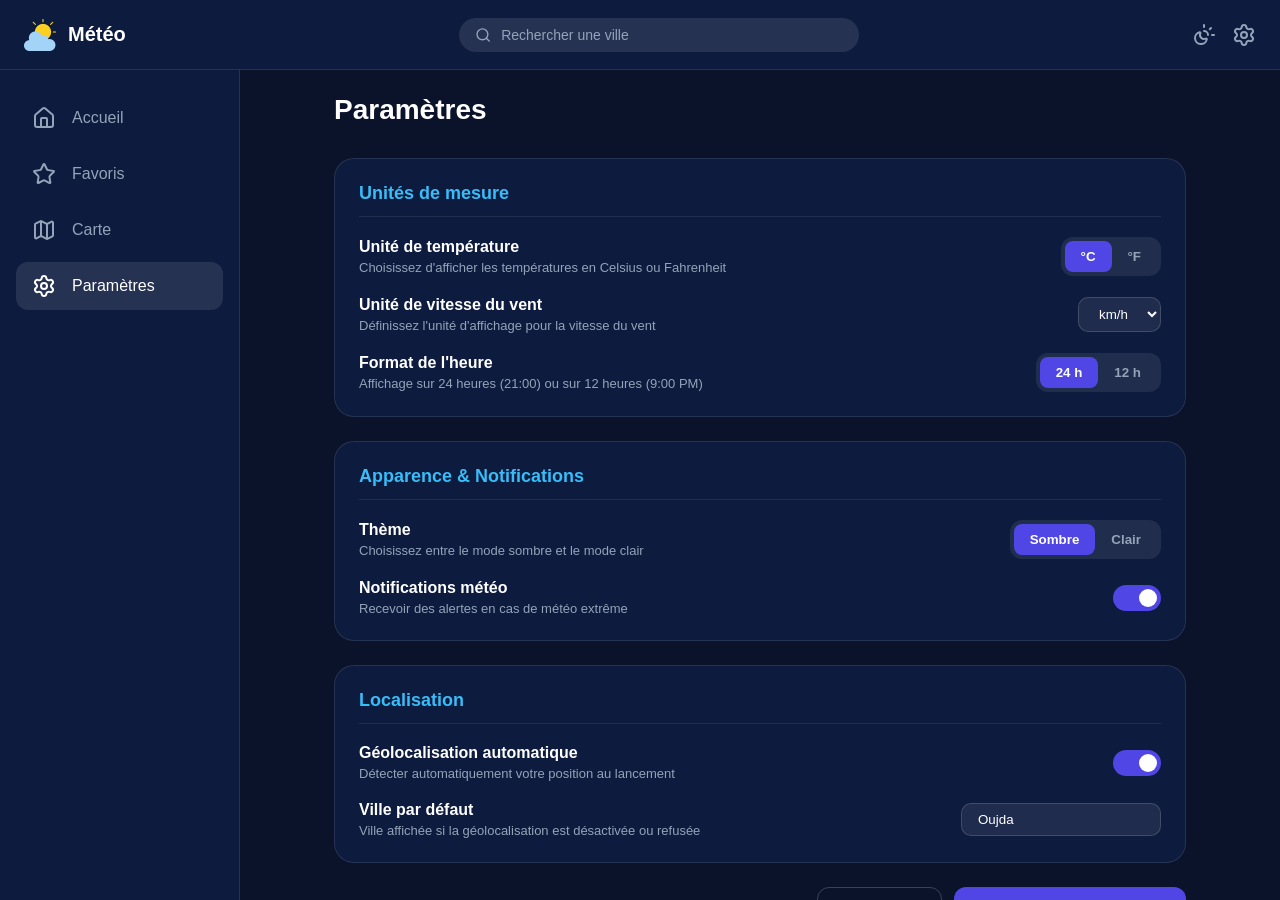
<file: html/parametres.html>
<!DOCTYPE html>
<html lang="fr">

<head>
    <meta charset="UTF-8">
    <meta name="viewport" content="width=device-width, initial-scale=1.0">
    <title>MétéoFlash - Paramètres</title>
    <meta name="description" content="Configurez vos préférences pour MétéoFlash (unités, thème, notifications).">
    <meta name="theme-color" content="#4F46E5">
    <link rel="stylesheet" href="../css/app.css">
</head>

<body>
    <!-- Header -->
    <header>
        <a href="../index.html">
            <img src="../images/image.png" alt="Logo MétéoFlash" class="logo">
            <span class="title">Météo</span>
        </a>
        <div class="recherche">
            <svg xmlns="http://www.w3.org/2000/svg" width="24" height="24" viewBox="0 0 24 24" fill="none" stroke="currentColor" stroke-width="2" stroke-linecap="round" stroke-linejoin="round" class="lucide lucide-search preview-icon" aria-hidden="true"><path d="m21 21-4.34-4.34"/><circle cx="11" cy="11" r="8"/></svg>
            <input type="search" id="ville" placeholder="Rechercher une ville" aria-label="Rechercher une ville">
        </div>
        <div class="icons">
            <!-- Icône Thème Clair/Sombre -->
            <svg xmlns="http://www.w3.org/2000/svg" width="24" height="24" viewBox="0 0 24 24" fill="none" stroke="currentColor" stroke-width="2" stroke-linecap="round" stroke-linejoin="round" class="lucide lucide-sun-moon preview-icon" aria-hidden="true"><path d="M12 2v2"/><path d="M14.837 16.385a6 6 0 1 1-7.223-7.222c.624-.147.97.66.715 1.248a4 4 0 0 0 5.26 5.259c.589-.255 1.396.09 1.248.715"/><path d="M16 12a4 4 0 0 0-4-4"/><path d="m19 5-1.256 1.256"/><path d="M20 12h2"/></svg>
            <a href="parametres.html" style="color: inherit; display: flex;" aria-label="Paramètres">
                <svg xmlns="http://www.w3.org/2000/svg" width="24" height="24" viewBox="0 0 24 24" fill="none" stroke="currentColor" stroke-width="2" stroke-linecap="round" stroke-linejoin="round" class="lucide lucide-settings preview-icon" aria-hidden="true"><path d="M9.671 4.136a2.34 2.34 0 0 1 4.659 0 2.34 2.34 0 0 0 3.319 1.915 2.34 2.34 0 0 1 2.33 4.033 2.34 2.34 0 0 0 0 3.831 2.34 2.34 0 0 1-2.33 4.033 2.34 2.34 0 0 0-3.319 1.915 2.34 2.34 0 0 1-4.659 0 2.34 2.34 0 0 0-3.32-1.915 2.34 2.34 0 0 1-2.33-4.033 2.34 2.34 0 0 0 0-3.831A2.34 2.34 0 0 1 6.35 6.051a2.34 2.34 0 0 0 3.319-1.915"/><circle cx="12" cy="12" r="3"/></svg>
            </a>
        </div>
    </header>

    <!-- Sidebar -->
    <aside class="side">
        <a href="../index.html" class="nav-item">
            <svg xmlns="http://www.w3.org/2000/svg" width="24" height="24" viewBox="0 0 24 24" fill="none" stroke="currentColor" stroke-width="2" stroke-linecap="round" stroke-linejoin="round" class="lucide lucide-house preview-icon" aria-hidden="true"><path d="M15 21v-8a1 1 0 0 0-1-1h-4a1 1 0 0 0-1 1v8"/><path d="M3 10a2 2 0 0 1 .709-1.528l7-6a2 2 0 0 1 2.582 0l7 6A2 2 0 0 1 21 10v9a2 2 0 0 1-2 2H5a2 2 0 0 1-2-2z"/></svg>
            <span>Accueil</span>
        </a>
        <a href="favoris.html" class="nav-item">
            <svg xmlns="http://www.w3.org/2000/svg" width="24" height="24" viewBox="0 0 24 24" fill="none" stroke="currentColor" stroke-width="2" stroke-linecap="round" stroke-linejoin="round" class="lucide lucide-star preview-icon" aria-hidden="true"><path d="M11.525 2.295a.53.53 0 0 1 .95 0l2.31 4.679a2.123 2.123 0 0 0 1.595 1.16l5.166.756a.53.53 0 0 1 .294.904l-3.736 3.638a2.123 2.123 0 0 0-.611 1.878l.882 5.14a.53.53 0 0 1-.771.56l-4.618-2.428a2.122 2.122 0 0 0-1.973 0L6.396 21.01a.53.53 0 0 1-.77-.56l.881-5.139a2.122 2.122 0 0 0-.611-1.879L2.16 9.795a.53.53 0 0 1 .294-.906l5.165-.755a2.122 2.122 0 0 0 1.597-1.16z"/></svg>
            <span>Favoris</span>
        </a>
        <a href="carte.html" class="nav-item">
            <svg xmlns="http://www.w3.org/2000/svg" width="24" height="24" viewBox="0 0 24 24" fill="none" stroke="currentColor" stroke-width="2" stroke-linecap="round" stroke-linejoin="round" class="lucide lucide-map preview-icon" aria-hidden="true"><path d="M14.106 5.553a2 2 0 0 0 1.788 0l3.659-1.83A1 1 0 0 1 21 4.619v12.764a1 1 0 0 1-.553.894l-4.553 2.277a2 2 0 0 1-1.788 0l-4.212-2.106a2 2 0 0 0-1.788 0l-3.659 1.83A1 1 0 0 1 3 19.381V6.618a1 1 0 0 1 .553-.894l4.553-2.277a2 2 0 0 1 1.788 0z"/><path d="M15 5.764v15"/><path d="M9 3.236v15"/></svg>
            <span>Carte</span>
        </a>
        <a href="parametres.html" class="nav-item actif" aria-current="page">
            <svg xmlns="http://www.w3.org/2000/svg" width="24" height="24" viewBox="0 0 24 24" fill="none" stroke="currentColor" stroke-width="2" stroke-linecap="round" stroke-linejoin="round" class="lucide lucide-settings preview-icon" aria-hidden="true"><path d="M9.671 4.136a2.34 2.34 0 0 1 4.659 0 2.34 2.34 0 0 0 3.319 1.915 2.34 2.34 0 0 1 2.33 4.033 2.34 2.34 0 0 0 0 3.831 2.34 2.34 0 0 1-2.33 4.033 2.34 2.34 0 0 0-3.319 1.915 2.34 2.34 0 0 1-4.659 0 2.34 2.34 0 0 0-3.32-1.915 2.34 2.34 0 0 1-2.33-4.033 2.34 2.34 0 0 0 0-3.831A2.34 2.34 0 0 1 6.35 6.051a2.34 2.34 0 0 0 3.319-1.915"/><circle cx="12" cy="12" r="3"/></svg>
            <span>Paramètres</span>
        </a>
    </aside>

    <!-- Main Content -->
    <main class="page-settings">
        <h1 class="page-title">Paramètres</h1>

        <!-- Section Unités -->
        <section class="settings-card">
            <h2>Unités de mesure</h2>

            <div class="setting-item">
                <div class="setting-info">
                    <span class="setting-label">Unité de température</span>
                    <p>Choisissez d'afficher les températures en Celsius ou Fahrenheit</p>
                </div>
                <div class="toggle-group" role="group" aria-label="Unité de température">
                    <button type="button" class="btn-toggle active" id="unit-celsius" aria-pressed="true">°C</button>
                    <button type="button" class="btn-toggle" id="unit-fahrenheit" aria-pressed="false">°F</button>
                </div>
            </div>

            <div class="setting-item">
                <div class="setting-info">
                    <label for="unit-wind">Unité de vitesse du vent</label>
                    <p>Définissez l'unité d'affichage pour la vitesse du vent</p>
                </div>
                <select class="setting-select" id="unit-wind">
                    <option value="kmh">km/h</option>
                    <option value="ms">m/s</option>
                    <option value="mph">mph</option>
                </select>
            </div>

            <div class="setting-item">
                <div class="setting-info">
                    <span class="setting-label">Format de l'heure</span>
                    <p>Affichage sur 24 heures (21:00) ou sur 12 heures (9:00 PM)</p>
                </div>
                <div class="toggle-group" role="group" aria-label="Format de l'heure">
                    <button type="button" class="btn-toggle active" id="hour-24" aria-pressed="true">24 h</button>
                    <button type="button" class="btn-toggle" id="hour-12" aria-pressed="false">12 h</button>
                </div>
            </div>
        </section>

        <!-- Section Apparence & Notifications -->
        <section class="settings-card">
            <h2>Apparence &amp; Notifications</h2>

            <div class="setting-item">
                <div class="setting-info">
                    <span class="setting-label">Thème</span>
                    <p>Choisissez entre le mode sombre et le mode clair</p>
                </div>
                <div class="toggle-group" role="group" aria-label="Thème">
                    <button type="button" class="btn-toggle active" id="theme-sombre" aria-pressed="true">Sombre</button>
                    <button type="button" class="btn-toggle" id="theme-clair" aria-pressed="false">Clair</button>
                </div>
            </div>

            <div class="setting-item">
                <div class="setting-info">
                    <label for="notif-toggle">Notifications météo</label>
                    <p>Recevoir des alertes en cas de météo extrême</p>
                </div>
                <label class="switch">
                    <input type="checkbox" id="notif-toggle" checked>
                    <span class="slider"></span>
                </label>
            </div>
        </section>

        <!-- Section Localisation -->
        <section class="settings-card">
            <h2>Localisation</h2>

            <div class="setting-item">
                <div class="setting-info">
                    <label for="geo-toggle">Géolocalisation automatique</label>
                    <p>Détecter automatiquement votre position au lancement</p>
                </div>
                <label class="switch">
                    <input type="checkbox" id="geo-toggle" checked>
                    <span class="slider"></span>
                </label>
            </div>

            <div class="setting-item">
                <div class="setting-info">
                    <label for="default-city">Ville par défaut</label>
                    <p>Ville affichée si la géolocalisation est désactivée ou refusée</p>
                </div>
                <input type="text" class="setting-input" id="default-city" value="Oujda" placeholder="Ex. : Oujda">
            </div>
        </section>

        <!-- Boutons -->
        <div class="settings-actions">
            <button type="button" class="btn-secondary" id="reset-settings">Réinitialiser</button>
            <button type="button" class="btn-primary" id="save-settings">Enregistrer les modifications</button>
        </div>

        <p class="page-pied">MétéoFlash · Données météo fournies par Open-Meteo</p>
    </main>
    <script src="../app.js"></script>
</body>

</html>
</file>
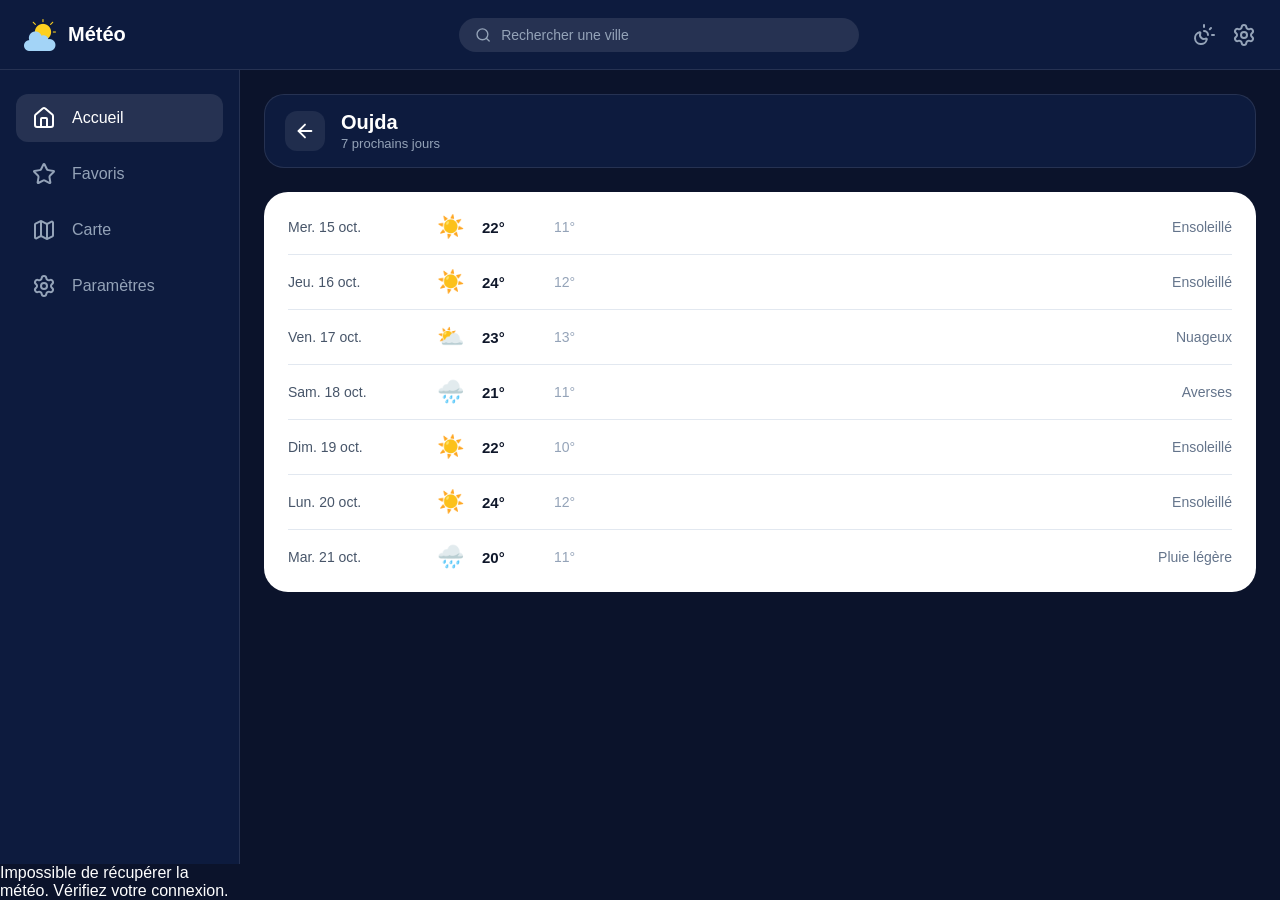
<file: html/previsions7jours.html>
<!DOCTYPE html>
<html lang="fr">

<head>
    <meta charset="UTF-8">
    <meta name="viewport" content="width=device-width, initial-scale=1.0">
    <title>MétéoFlash - Prévisions sur 7 jours</title>
    <meta name="description" content="Prévisions météo des 7 prochains jours sur MétéoFlash.">
    <meta name="theme-color" content="#4F46E5">
    <link rel="stylesheet" href="../css/app.css">
</head>

<body>
    <!-- Header -->
    <header>
        <a href="../index.html">
            <img src="../images/image.png" alt="Logo MétéoFlash" class="logo">
            <span class="title">Météo</span>
        </a>
        <div class="recherche">
            <svg xmlns="http://www.w3.org/2000/svg" width="24" height="24" viewBox="0 0 24 24" fill="none" stroke="currentColor" stroke-width="2" stroke-linecap="round" stroke-linejoin="round" class="lucide lucide-search preview-icon" aria-hidden="true"><path d="m21 21-4.34-4.34"/><circle cx="11" cy="11" r="8"/></svg>
            <input type="search" id="ville" placeholder="Rechercher une ville" aria-label="Rechercher une ville">
        </div>
        <div class="icons">
            <!-- Icône Thème Clair/Sombre -->
            <svg xmlns="http://www.w3.org/2000/svg" width="24" height="24" viewBox="0 0 24 24" fill="none" stroke="currentColor" stroke-width="2" stroke-linecap="round" stroke-linejoin="round" class="lucide lucide-sun-moon preview-icon" aria-hidden="true"><path d="M12 2v2"/><path d="M14.837 16.385a6 6 0 1 1-7.223-7.222c.624-.147.97.66.715 1.248a4 4 0 0 0 5.26 5.259c.589-.255 1.396.09 1.248.715"/><path d="M16 12a4 4 0 0 0-4-4"/><path d="m19 5-1.256 1.256"/><path d="M20 12h2"/></svg>
            <a href="parametres.html" style="color: inherit; display: flex;" aria-label="Paramètres">
                <svg xmlns="http://www.w3.org/2000/svg" width="24" height="24" viewBox="0 0 24 24" fill="none" stroke="currentColor" stroke-width="2" stroke-linecap="round" stroke-linejoin="round" class="lucide lucide-settings preview-icon" aria-hidden="true"><path d="M9.671 4.136a2.34 2.34 0 0 1 4.659 0 2.34 2.34 0 0 0 3.319 1.915 2.34 2.34 0 0 1 2.33 4.033 2.34 2.34 0 0 0 0 3.831 2.34 2.34 0 0 1-2.33 4.033 2.34 2.34 0 0 0-3.319 1.915 2.34 2.34 0 0 1-4.659 0 2.34 2.34 0 0 0-3.32-1.915 2.34 2.34 0 0 1-2.33-4.033 2.34 2.34 0 0 0 0-3.831A2.34 2.34 0 0 1 6.35 6.051a2.34 2.34 0 0 0 3.319-1.915"/><circle cx="12" cy="12" r="3"/></svg>
            </a>
        </div>
    </header>

    <!-- Sidebar -->
    <aside class="side">
        <a href="../index.html" class="nav-item actif" aria-current="page">
            <svg xmlns="http://www.w3.org/2000/svg" width="24" height="24" viewBox="0 0 24 24" fill="none" stroke="currentColor" stroke-width="2" stroke-linecap="round" stroke-linejoin="round" class="lucide lucide-house preview-icon" aria-hidden="true"><path d="M15 21v-8a1 1 0 0 0-1-1h-4a1 1 0 0 0-1 1v8"/><path d="M3 10a2 2 0 0 1 .709-1.528l7-6a2 2 0 0 1 2.582 0l7 6A2 2 0 0 1 21 10v9a2 2 0 0 1-2 2H5a2 2 0 0 1-2-2z"/></svg>
            <span>Accueil</span>
        </a>
        <a href="favoris.html" class="nav-item">
            <svg xmlns="http://www.w3.org/2000/svg" width="24" height="24" viewBox="0 0 24 24" fill="none" stroke="currentColor" stroke-width="2" stroke-linecap="round" stroke-linejoin="round" class="lucide lucide-star preview-icon" aria-hidden="true"><path d="M11.525 2.295a.53.53 0 0 1 .95 0l2.31 4.679a2.123 2.123 0 0 0 1.595 1.16l5.166.756a.53.53 0 0 1 .294.904l-3.736 3.638a2.123 2.123 0 0 0-.611 1.878l.882 5.14a.53.53 0 0 1-.771.56l-4.618-2.428a2.122 2.122 0 0 0-1.973 0L6.396 21.01a.53.53 0 0 1-.77-.56l.881-5.139a2.122 2.122 0 0 0-.611-1.879L2.16 9.795a.53.53 0 0 1 .294-.906l5.165-.755a2.122 2.122 0 0 0 1.597-1.16z"/></svg>
            <span>Favoris</span>
        </a>
        <a href="carte.html" class="nav-item">
            <svg xmlns="http://www.w3.org/2000/svg" width="24" height="24" viewBox="0 0 24 24" fill="none" stroke="currentColor" stroke-width="2" stroke-linecap="round" stroke-linejoin="round" class="lucide lucide-map preview-icon" aria-hidden="true"><path d="M14.106 5.553a2 2 0 0 0 1.788 0l3.659-1.83A1 1 0 0 1 21 4.619v12.764a1 1 0 0 1-.553.894l-4.553 2.277a2 2 0 0 1-1.788 0l-4.212-2.106a2 2 0 0 0-1.788 0l-3.659 1.83A1 1 0 0 1 3 19.381V6.618a1 1 0 0 1 .553-.894l4.553-2.277a2 2 0 0 1 1.788 0z"/><path d="M15 5.764v15"/><path d="M9 3.236v15"/></svg>
            <span>Carte</span>
        </a>
        <a href="parametres.html" class="nav-item">
            <svg xmlns="http://www.w3.org/2000/svg" width="24" height="24" viewBox="0 0 24 24" fill="none" stroke="currentColor" stroke-width="2" stroke-linecap="round" stroke-linejoin="round" class="lucide lucide-settings preview-icon" aria-hidden="true"><path d="M9.671 4.136a2.34 2.34 0 0 1 4.659 0 2.34 2.34 0 0 0 3.319 1.915 2.34 2.34 0 0 1 2.33 4.033 2.34 2.34 0 0 0 0 3.831 2.34 2.34 0 0 1-2.33 4.033 2.34 2.34 0 0 0-3.319 1.915 2.34 2.34 0 0 1-4.659 0 2.34 2.34 0 0 0-3.32-1.915 2.34 2.34 0 0 1-2.33-4.033 2.34 2.34 0 0 0 0-3.831A2.34 2.34 0 0 1 6.35 6.051a2.34 2.34 0 0 0 3.319-1.915"/><circle cx="12" cy="12" r="3"/></svg>
            <span>Paramètres</span>
        </a>
    </aside>

    <main>
        <div class="page">
            <div class="detail-entete">
                <a href="../index.html" class="btn-retour" aria-label="Retour à l'accueil"><svg xmlns="http://www.w3.org/2000/svg" width="22" height="22" viewBox="0 0 24 24" fill="none" stroke="currentColor" stroke-width="2" stroke-linecap="round" stroke-linejoin="round" class="lucide lucide-arrow-left" aria-hidden="true"><path d="m12 19-7-7 7-7"/><path d="M19 12H5"/></svg></a>
                <div>
                    <h1 id="nom-ville">Oujda</h1>
                    <p>7 prochains jours</p>
                </div>
            </div>

            <section class="detail-carte">
                <ul class="detail-liste" id="liste-jours">
                    <li class="ligne-jour"><span class="jour">Mer. 15 oct.</span><span class="emoji">☀️</span><strong>22°</strong><span class="min">11°</span><span class="desc">Ensoleillé</span></li>
                    <li class="ligne-jour"><span class="jour">Jeu. 16 oct.</span><span class="emoji">☀️</span><strong>24°</strong><span class="min">12°</span><span class="desc">Ensoleillé</span></li>
                    <li class="ligne-jour"><span class="jour">Ven. 17 oct.</span><span class="emoji">⛅</span><strong>23°</strong><span class="min">13°</span><span class="desc">Nuageux</span></li>
                    <li class="ligne-jour"><span class="jour">Sam. 18 oct.</span><span class="emoji">🌧️</span><strong>21°</strong><span class="min">11°</span><span class="desc">Averses</span></li>
                    <li class="ligne-jour"><span class="jour">Dim. 19 oct.</span><span class="emoji">☀️</span><strong>22°</strong><span class="min">10°</span><span class="desc">Ensoleillé</span></li>
                    <li class="ligne-jour"><span class="jour">Lun. 20 oct.</span><span class="emoji">☀️</span><strong>24°</strong><span class="min">12°</span><span class="desc">Ensoleillé</span></li>
                    <li class="ligne-jour"><span class="jour">Mar. 21 oct.</span><span class="emoji">🌧️</span><strong>20°</strong><span class="min">11°</span><span class="desc">Pluie légère</span></li>
                </ul>
            </section>
        </div>
    </main>
    <script src="../app.js"></script>
</body>

</html>
</file>
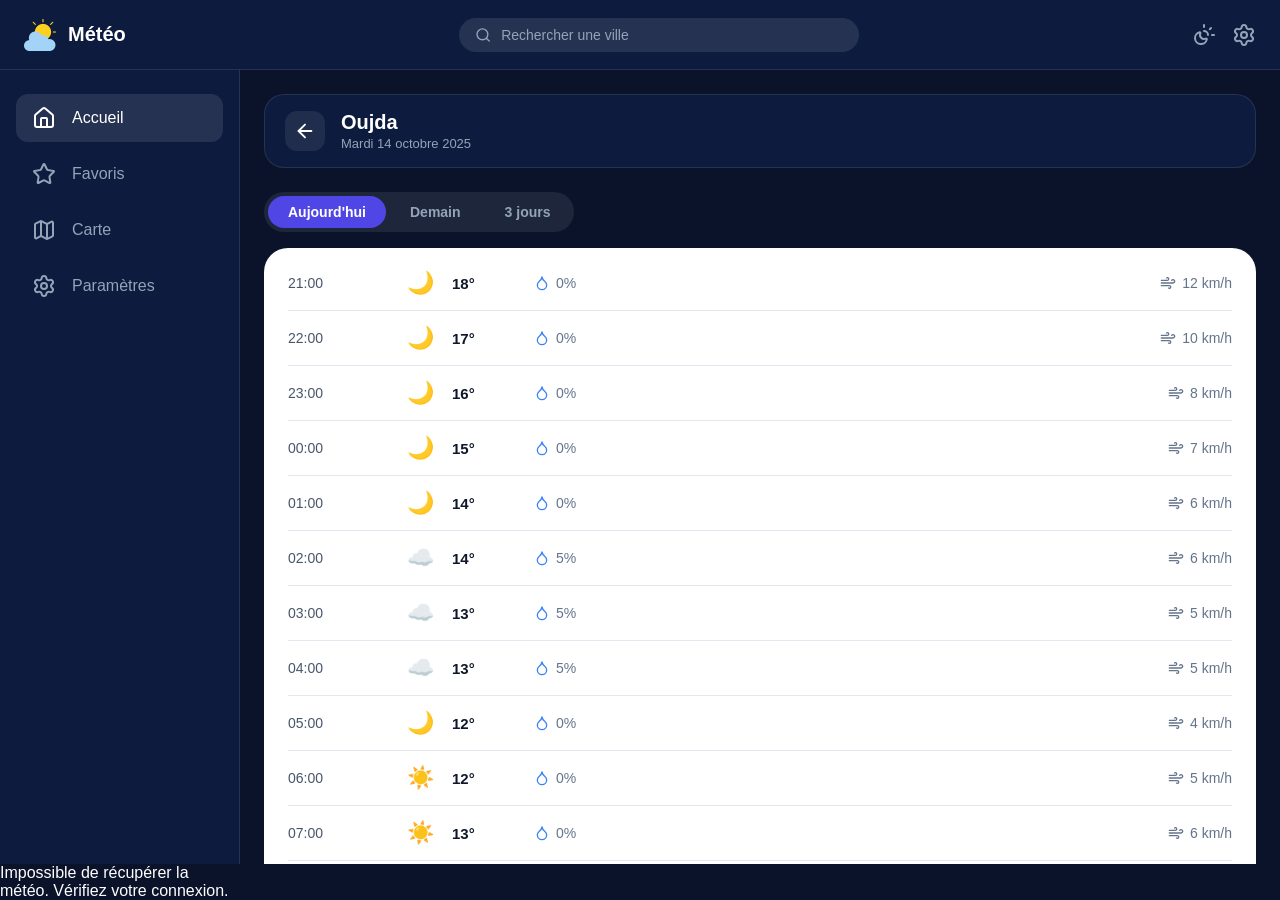
<file: html/previsionshoraires.html>
<!DOCTYPE html>
<html lang="fr">

<head>
    <meta charset="UTF-8">
    <meta name="viewport" content="width=device-width, initial-scale=1.0">
    <title>MétéoFlash - Prévisions horaires</title>
    <meta name="description" content="Prévisions météo heure par heure sur MétéoFlash.">
    <meta name="theme-color" content="#4F46E5">
    <link rel="stylesheet" href="../css/app.css">
</head>

<body>
    <!-- Header -->
    <header>
        <a href="../index.html">
            <img src="../images/image.png" alt="Logo MétéoFlash" class="logo">
            <span class="title">Météo</span>
        </a>
        <div class="recherche">
            <svg xmlns="http://www.w3.org/2000/svg" width="24" height="24" viewBox="0 0 24 24" fill="none" stroke="currentColor" stroke-width="2" stroke-linecap="round" stroke-linejoin="round" class="lucide lucide-search preview-icon" aria-hidden="true"><path d="m21 21-4.34-4.34"/><circle cx="11" cy="11" r="8"/></svg>
            <input type="search" id="ville" placeholder="Rechercher une ville" aria-label="Rechercher une ville">
        </div>
        <div class="icons">
            <!-- Icône Thème Clair/Sombre -->
            <svg xmlns="http://www.w3.org/2000/svg" width="24" height="24" viewBox="0 0 24 24" fill="none" stroke="currentColor" stroke-width="2" stroke-linecap="round" stroke-linejoin="round" class="lucide lucide-sun-moon preview-icon" aria-hidden="true"><path d="M12 2v2"/><path d="M14.837 16.385a6 6 0 1 1-7.223-7.222c.624-.147.97.66.715 1.248a4 4 0 0 0 5.26 5.259c.589-.255 1.396.09 1.248.715"/><path d="M16 12a4 4 0 0 0-4-4"/><path d="m19 5-1.256 1.256"/><path d="M20 12h2"/></svg>
            <a href="parametres.html" style="color: inherit; display: flex;" aria-label="Paramètres">
                <svg xmlns="http://www.w3.org/2000/svg" width="24" height="24" viewBox="0 0 24 24" fill="none" stroke="currentColor" stroke-width="2" stroke-linecap="round" stroke-linejoin="round" class="lucide lucide-settings preview-icon" aria-hidden="true"><path d="M9.671 4.136a2.34 2.34 0 0 1 4.659 0 2.34 2.34 0 0 0 3.319 1.915 2.34 2.34 0 0 1 2.33 4.033 2.34 2.34 0 0 0 0 3.831 2.34 2.34 0 0 1-2.33 4.033 2.34 2.34 0 0 0-3.319 1.915 2.34 2.34 0 0 1-4.659 0 2.34 2.34 0 0 0-3.32-1.915 2.34 2.34 0 0 1-2.33-4.033 2.34 2.34 0 0 0 0-3.831A2.34 2.34 0 0 1 6.35 6.051a2.34 2.34 0 0 0 3.319-1.915"/><circle cx="12" cy="12" r="3"/></svg>
            </a>
        </div>
    </header>

    <!-- Sidebar -->
    <aside class="side">
        <a href="../index.html" class="nav-item actif" aria-current="page">
            <svg xmlns="http://www.w3.org/2000/svg" width="24" height="24" viewBox="0 0 24 24" fill="none" stroke="currentColor" stroke-width="2" stroke-linecap="round" stroke-linejoin="round" class="lucide lucide-house preview-icon" aria-hidden="true"><path d="M15 21v-8a1 1 0 0 0-1-1h-4a1 1 0 0 0-1 1v8"/><path d="M3 10a2 2 0 0 1 .709-1.528l7-6a2 2 0 0 1 2.582 0l7 6A2 2 0 0 1 21 10v9a2 2 0 0 1-2 2H5a2 2 0 0 1-2-2z"/></svg>
            <span>Accueil</span>
        </a>
        <a href="favoris.html" class="nav-item">
            <svg xmlns="http://www.w3.org/2000/svg" width="24" height="24" viewBox="0 0 24 24" fill="none" stroke="currentColor" stroke-width="2" stroke-linecap="round" stroke-linejoin="round" class="lucide lucide-star preview-icon" aria-hidden="true"><path d="M11.525 2.295a.53.53 0 0 1 .95 0l2.31 4.679a2.123 2.123 0 0 0 1.595 1.16l5.166.756a.53.53 0 0 1 .294.904l-3.736 3.638a2.123 2.123 0 0 0-.611 1.878l.882 5.14a.53.53 0 0 1-.771.56l-4.618-2.428a2.122 2.122 0 0 0-1.973 0L6.396 21.01a.53.53 0 0 1-.77-.56l.881-5.139a2.122 2.122 0 0 0-.611-1.879L2.16 9.795a.53.53 0 0 1 .294-.906l5.165-.755a2.122 2.122 0 0 0 1.597-1.16z"/></svg>
            <span>Favoris</span>
        </a>
        <a href="carte.html" class="nav-item">
            <svg xmlns="http://www.w3.org/2000/svg" width="24" height="24" viewBox="0 0 24 24" fill="none" stroke="currentColor" stroke-width="2" stroke-linecap="round" stroke-linejoin="round" class="lucide lucide-map preview-icon" aria-hidden="true"><path d="M14.106 5.553a2 2 0 0 0 1.788 0l3.659-1.83A1 1 0 0 1 21 4.619v12.764a1 1 0 0 1-.553.894l-4.553 2.277a2 2 0 0 1-1.788 0l-4.212-2.106a2 2 0 0 0-1.788 0l-3.659 1.83A1 1 0 0 1 3 19.381V6.618a1 1 0 0 1 .553-.894l4.553-2.277a2 2 0 0 1 1.788 0z"/><path d="M15 5.764v15"/><path d="M9 3.236v15"/></svg>
            <span>Carte</span>
        </a>
        <a href="parametres.html" class="nav-item">
            <svg xmlns="http://www.w3.org/2000/svg" width="24" height="24" viewBox="0 0 24 24" fill="none" stroke="currentColor" stroke-width="2" stroke-linecap="round" stroke-linejoin="round" class="lucide lucide-settings preview-icon" aria-hidden="true"><path d="M9.671 4.136a2.34 2.34 0 0 1 4.659 0 2.34 2.34 0 0 0 3.319 1.915 2.34 2.34 0 0 1 2.33 4.033 2.34 2.34 0 0 0 0 3.831 2.34 2.34 0 0 1-2.33 4.033 2.34 2.34 0 0 0-3.319 1.915 2.34 2.34 0 0 1-4.659 0 2.34 2.34 0 0 0-3.32-1.915 2.34 2.34 0 0 1-2.33-4.033 2.34 2.34 0 0 0 0-3.831A2.34 2.34 0 0 1 6.35 6.051a2.34 2.34 0 0 0 3.319-1.915"/><circle cx="12" cy="12" r="3"/></svg>
            <span>Paramètres</span>
        </a>
    </aside>

    <main>
        <div class="page">
            <div class="detail-entete">
                <a href="../index.html" class="btn-retour" aria-label="Retour à l'accueil"><svg xmlns="http://www.w3.org/2000/svg" width="22" height="22" viewBox="0 0 24 24" fill="none" stroke="currentColor" stroke-width="2" stroke-linecap="round" stroke-linejoin="round" class="lucide lucide-arrow-left" aria-hidden="true"><path d="m12 19-7-7 7-7"/><path d="M19 12H5"/></svg></a>
                <div>
                    <h1 id="nom-ville">Oujda</h1>
                    <p id="date-heure">Mardi 14 octobre 2025</p>
                </div>
            </div>

            <!-- Onglets en CSS pur : radio + label -->
            <div class="onglets-css">
                <input type="radio" name="onglet" id="onglet-auj" checked>
                <input type="radio" name="onglet" id="onglet-dem">
                <input type="radio" name="onglet" id="onglet-3j">

                <div class="onglets">
                    <label for="onglet-auj">Aujourd'hui</label>
                    <label for="onglet-dem">Demain</label>
                    <label for="onglet-3j">3 jours</label>
                </div>

                <div class="panneaux detail-carte">
                <div class="panneau" id="panneau-auj">
                    <ul class="detail-liste">
                        <li class="ligne-horaire"><span class="h">21:00</span><span class="emoji">🌙</span><strong>18°</strong><span class="pluie"><svg xmlns="http://www.w3.org/2000/svg" width="16" height="16" viewBox="0 0 24 24" fill="none" stroke="currentColor" stroke-width="2" stroke-linecap="round" stroke-linejoin="round" class="" aria-hidden="true"><path d="M12 22a7 7 0 0 0 7-7c0-2-1-3.9-3-5.5s-3.5-4-4-6.5c-.5 2.5-2 4.9-4 6.5C6 11.1 5 13 5 15a7 7 0 0 0 7 7z"/></svg> 0%</span><span class="vent"><svg xmlns="http://www.w3.org/2000/svg" width="16" height="16" viewBox="0 0 24 24" fill="none" stroke="currentColor" stroke-width="2" stroke-linecap="round" stroke-linejoin="round" class="" aria-hidden="true"><path d="M12.8 19.6A2 2 0 1 0 14 16H2"/><path d="M17.5 8a2.5 2.5 0 1 1 2 4H2"/><path d="M9.8 4.4A2 2 0 1 1 11 8H2"/></svg> 12 km/h</span></li>
                        <li class="ligne-horaire"><span class="h">22:00</span><span class="emoji">🌙</span><strong>17°</strong><span class="pluie"><svg xmlns="http://www.w3.org/2000/svg" width="16" height="16" viewBox="0 0 24 24" fill="none" stroke="currentColor" stroke-width="2" stroke-linecap="round" stroke-linejoin="round" class="" aria-hidden="true"><path d="M12 22a7 7 0 0 0 7-7c0-2-1-3.9-3-5.5s-3.5-4-4-6.5c-.5 2.5-2 4.9-4 6.5C6 11.1 5 13 5 15a7 7 0 0 0 7 7z"/></svg> 0%</span><span class="vent"><svg xmlns="http://www.w3.org/2000/svg" width="16" height="16" viewBox="0 0 24 24" fill="none" stroke="currentColor" stroke-width="2" stroke-linecap="round" stroke-linejoin="round" class="" aria-hidden="true"><path d="M12.8 19.6A2 2 0 1 0 14 16H2"/><path d="M17.5 8a2.5 2.5 0 1 1 2 4H2"/><path d="M9.8 4.4A2 2 0 1 1 11 8H2"/></svg> 10 km/h</span></li>
                        <li class="ligne-horaire"><span class="h">23:00</span><span class="emoji">🌙</span><strong>16°</strong><span class="pluie"><svg xmlns="http://www.w3.org/2000/svg" width="16" height="16" viewBox="0 0 24 24" fill="none" stroke="currentColor" stroke-width="2" stroke-linecap="round" stroke-linejoin="round" class="" aria-hidden="true"><path d="M12 22a7 7 0 0 0 7-7c0-2-1-3.9-3-5.5s-3.5-4-4-6.5c-.5 2.5-2 4.9-4 6.5C6 11.1 5 13 5 15a7 7 0 0 0 7 7z"/></svg> 0%</span><span class="vent"><svg xmlns="http://www.w3.org/2000/svg" width="16" height="16" viewBox="0 0 24 24" fill="none" stroke="currentColor" stroke-width="2" stroke-linecap="round" stroke-linejoin="round" class="" aria-hidden="true"><path d="M12.8 19.6A2 2 0 1 0 14 16H2"/><path d="M17.5 8a2.5 2.5 0 1 1 2 4H2"/><path d="M9.8 4.4A2 2 0 1 1 11 8H2"/></svg> 8 km/h</span></li>
                        <li class="ligne-horaire"><span class="h">00:00</span><span class="emoji">🌙</span><strong>15°</strong><span class="pluie"><svg xmlns="http://www.w3.org/2000/svg" width="16" height="16" viewBox="0 0 24 24" fill="none" stroke="currentColor" stroke-width="2" stroke-linecap="round" stroke-linejoin="round" class="" aria-hidden="true"><path d="M12 22a7 7 0 0 0 7-7c0-2-1-3.9-3-5.5s-3.5-4-4-6.5c-.5 2.5-2 4.9-4 6.5C6 11.1 5 13 5 15a7 7 0 0 0 7 7z"/></svg> 0%</span><span class="vent"><svg xmlns="http://www.w3.org/2000/svg" width="16" height="16" viewBox="0 0 24 24" fill="none" stroke="currentColor" stroke-width="2" stroke-linecap="round" stroke-linejoin="round" class="" aria-hidden="true"><path d="M12.8 19.6A2 2 0 1 0 14 16H2"/><path d="M17.5 8a2.5 2.5 0 1 1 2 4H2"/><path d="M9.8 4.4A2 2 0 1 1 11 8H2"/></svg> 7 km/h</span></li>
                        <li class="ligne-horaire"><span class="h">01:00</span><span class="emoji">🌙</span><strong>14°</strong><span class="pluie"><svg xmlns="http://www.w3.org/2000/svg" width="16" height="16" viewBox="0 0 24 24" fill="none" stroke="currentColor" stroke-width="2" stroke-linecap="round" stroke-linejoin="round" class="" aria-hidden="true"><path d="M12 22a7 7 0 0 0 7-7c0-2-1-3.9-3-5.5s-3.5-4-4-6.5c-.5 2.5-2 4.9-4 6.5C6 11.1 5 13 5 15a7 7 0 0 0 7 7z"/></svg> 0%</span><span class="vent"><svg xmlns="http://www.w3.org/2000/svg" width="16" height="16" viewBox="0 0 24 24" fill="none" stroke="currentColor" stroke-width="2" stroke-linecap="round" stroke-linejoin="round" class="" aria-hidden="true"><path d="M12.8 19.6A2 2 0 1 0 14 16H2"/><path d="M17.5 8a2.5 2.5 0 1 1 2 4H2"/><path d="M9.8 4.4A2 2 0 1 1 11 8H2"/></svg> 6 km/h</span></li>
                        <li class="ligne-horaire"><span class="h">02:00</span><span class="emoji">☁️</span><strong>14°</strong><span class="pluie"><svg xmlns="http://www.w3.org/2000/svg" width="16" height="16" viewBox="0 0 24 24" fill="none" stroke="currentColor" stroke-width="2" stroke-linecap="round" stroke-linejoin="round" class="" aria-hidden="true"><path d="M12 22a7 7 0 0 0 7-7c0-2-1-3.9-3-5.5s-3.5-4-4-6.5c-.5 2.5-2 4.9-4 6.5C6 11.1 5 13 5 15a7 7 0 0 0 7 7z"/></svg> 5%</span><span class="vent"><svg xmlns="http://www.w3.org/2000/svg" width="16" height="16" viewBox="0 0 24 24" fill="none" stroke="currentColor" stroke-width="2" stroke-linecap="round" stroke-linejoin="round" class="" aria-hidden="true"><path d="M12.8 19.6A2 2 0 1 0 14 16H2"/><path d="M17.5 8a2.5 2.5 0 1 1 2 4H2"/><path d="M9.8 4.4A2 2 0 1 1 11 8H2"/></svg> 6 km/h</span></li>
                        <li class="ligne-horaire"><span class="h">03:00</span><span class="emoji">☁️</span><strong>13°</strong><span class="pluie"><svg xmlns="http://www.w3.org/2000/svg" width="16" height="16" viewBox="0 0 24 24" fill="none" stroke="currentColor" stroke-width="2" stroke-linecap="round" stroke-linejoin="round" class="" aria-hidden="true"><path d="M12 22a7 7 0 0 0 7-7c0-2-1-3.9-3-5.5s-3.5-4-4-6.5c-.5 2.5-2 4.9-4 6.5C6 11.1 5 13 5 15a7 7 0 0 0 7 7z"/></svg> 5%</span><span class="vent"><svg xmlns="http://www.w3.org/2000/svg" width="16" height="16" viewBox="0 0 24 24" fill="none" stroke="currentColor" stroke-width="2" stroke-linecap="round" stroke-linejoin="round" class="" aria-hidden="true"><path d="M12.8 19.6A2 2 0 1 0 14 16H2"/><path d="M17.5 8a2.5 2.5 0 1 1 2 4H2"/><path d="M9.8 4.4A2 2 0 1 1 11 8H2"/></svg> 5 km/h</span></li>
                        <li class="ligne-horaire"><span class="h">04:00</span><span class="emoji">☁️</span><strong>13°</strong><span class="pluie"><svg xmlns="http://www.w3.org/2000/svg" width="16" height="16" viewBox="0 0 24 24" fill="none" stroke="currentColor" stroke-width="2" stroke-linecap="round" stroke-linejoin="round" class="" aria-hidden="true"><path d="M12 22a7 7 0 0 0 7-7c0-2-1-3.9-3-5.5s-3.5-4-4-6.5c-.5 2.5-2 4.9-4 6.5C6 11.1 5 13 5 15a7 7 0 0 0 7 7z"/></svg> 5%</span><span class="vent"><svg xmlns="http://www.w3.org/2000/svg" width="16" height="16" viewBox="0 0 24 24" fill="none" stroke="currentColor" stroke-width="2" stroke-linecap="round" stroke-linejoin="round" class="" aria-hidden="true"><path d="M12.8 19.6A2 2 0 1 0 14 16H2"/><path d="M17.5 8a2.5 2.5 0 1 1 2 4H2"/><path d="M9.8 4.4A2 2 0 1 1 11 8H2"/></svg> 5 km/h</span></li>
                        <li class="ligne-horaire"><span class="h">05:00</span><span class="emoji">🌙</span><strong>12°</strong><span class="pluie"><svg xmlns="http://www.w3.org/2000/svg" width="16" height="16" viewBox="0 0 24 24" fill="none" stroke="currentColor" stroke-width="2" stroke-linecap="round" stroke-linejoin="round" class="" aria-hidden="true"><path d="M12 22a7 7 0 0 0 7-7c0-2-1-3.9-3-5.5s-3.5-4-4-6.5c-.5 2.5-2 4.9-4 6.5C6 11.1 5 13 5 15a7 7 0 0 0 7 7z"/></svg> 0%</span><span class="vent"><svg xmlns="http://www.w3.org/2000/svg" width="16" height="16" viewBox="0 0 24 24" fill="none" stroke="currentColor" stroke-width="2" stroke-linecap="round" stroke-linejoin="round" class="" aria-hidden="true"><path d="M12.8 19.6A2 2 0 1 0 14 16H2"/><path d="M17.5 8a2.5 2.5 0 1 1 2 4H2"/><path d="M9.8 4.4A2 2 0 1 1 11 8H2"/></svg> 4 km/h</span></li>
                        <li class="ligne-horaire"><span class="h">06:00</span><span class="emoji">☀️</span><strong>12°</strong><span class="pluie"><svg xmlns="http://www.w3.org/2000/svg" width="16" height="16" viewBox="0 0 24 24" fill="none" stroke="currentColor" stroke-width="2" stroke-linecap="round" stroke-linejoin="round" class="" aria-hidden="true"><path d="M12 22a7 7 0 0 0 7-7c0-2-1-3.9-3-5.5s-3.5-4-4-6.5c-.5 2.5-2 4.9-4 6.5C6 11.1 5 13 5 15a7 7 0 0 0 7 7z"/></svg> 0%</span><span class="vent"><svg xmlns="http://www.w3.org/2000/svg" width="16" height="16" viewBox="0 0 24 24" fill="none" stroke="currentColor" stroke-width="2" stroke-linecap="round" stroke-linejoin="round" class="" aria-hidden="true"><path d="M12.8 19.6A2 2 0 1 0 14 16H2"/><path d="M17.5 8a2.5 2.5 0 1 1 2 4H2"/><path d="M9.8 4.4A2 2 0 1 1 11 8H2"/></svg> 5 km/h</span></li>
                        <li class="ligne-horaire"><span class="h">07:00</span><span class="emoji">☀️</span><strong>13°</strong><span class="pluie"><svg xmlns="http://www.w3.org/2000/svg" width="16" height="16" viewBox="0 0 24 24" fill="none" stroke="currentColor" stroke-width="2" stroke-linecap="round" stroke-linejoin="round" class="" aria-hidden="true"><path d="M12 22a7 7 0 0 0 7-7c0-2-1-3.9-3-5.5s-3.5-4-4-6.5c-.5 2.5-2 4.9-4 6.5C6 11.1 5 13 5 15a7 7 0 0 0 7 7z"/></svg> 0%</span><span class="vent"><svg xmlns="http://www.w3.org/2000/svg" width="16" height="16" viewBox="0 0 24 24" fill="none" stroke="currentColor" stroke-width="2" stroke-linecap="round" stroke-linejoin="round" class="" aria-hidden="true"><path d="M12.8 19.6A2 2 0 1 0 14 16H2"/><path d="M17.5 8a2.5 2.5 0 1 1 2 4H2"/><path d="M9.8 4.4A2 2 0 1 1 11 8H2"/></svg> 6 km/h</span></li>
                        <li class="ligne-horaire"><span class="h">08:00</span><span class="emoji">☀️</span><strong>15°</strong><span class="pluie"><svg xmlns="http://www.w3.org/2000/svg" width="16" height="16" viewBox="0 0 24 24" fill="none" stroke="currentColor" stroke-width="2" stroke-linecap="round" stroke-linejoin="round" class="" aria-hidden="true"><path d="M12 22a7 7 0 0 0 7-7c0-2-1-3.9-3-5.5s-3.5-4-4-6.5c-.5 2.5-2 4.9-4 6.5C6 11.1 5 13 5 15a7 7 0 0 0 7 7z"/></svg> 0%</span><span class="vent"><svg xmlns="http://www.w3.org/2000/svg" width="16" height="16" viewBox="0 0 24 24" fill="none" stroke="currentColor" stroke-width="2" stroke-linecap="round" stroke-linejoin="round" class="" aria-hidden="true"><path d="M12.8 19.6A2 2 0 1 0 14 16H2"/><path d="M17.5 8a2.5 2.5 0 1 1 2 4H2"/><path d="M9.8 4.4A2 2 0 1 1 11 8H2"/></svg> 8 km/h</span></li>
                    </ul>
                </div>
                <div class="panneau" id="panneau-dem">
                    <ul class="detail-liste">
                        <li class="ligne-horaire"><span class="h">00:00</span><span class="emoji">🌙</span><strong>15°</strong><span class="pluie"><svg xmlns="http://www.w3.org/2000/svg" width="16" height="16" viewBox="0 0 24 24" fill="none" stroke="currentColor" stroke-width="2" stroke-linecap="round" stroke-linejoin="round" class="" aria-hidden="true"><path d="M12 22a7 7 0 0 0 7-7c0-2-1-3.9-3-5.5s-3.5-4-4-6.5c-.5 2.5-2 4.9-4 6.5C6 11.1 5 13 5 15a7 7 0 0 0 7 7z"/></svg> 0%</span><span class="vent"><svg xmlns="http://www.w3.org/2000/svg" width="16" height="16" viewBox="0 0 24 24" fill="none" stroke="currentColor" stroke-width="2" stroke-linecap="round" stroke-linejoin="round" class="" aria-hidden="true"><path d="M12.8 19.6A2 2 0 1 0 14 16H2"/><path d="M17.5 8a2.5 2.5 0 1 1 2 4H2"/><path d="M9.8 4.4A2 2 0 1 1 11 8H2"/></svg> 7 km/h</span></li>
                        <li class="ligne-horaire"><span class="h">03:00</span><span class="emoji">🌙</span><strong>13°</strong><span class="pluie"><svg xmlns="http://www.w3.org/2000/svg" width="16" height="16" viewBox="0 0 24 24" fill="none" stroke="currentColor" stroke-width="2" stroke-linecap="round" stroke-linejoin="round" class="" aria-hidden="true"><path d="M12 22a7 7 0 0 0 7-7c0-2-1-3.9-3-5.5s-3.5-4-4-6.5c-.5 2.5-2 4.9-4 6.5C6 11.1 5 13 5 15a7 7 0 0 0 7 7z"/></svg> 0%</span><span class="vent"><svg xmlns="http://www.w3.org/2000/svg" width="16" height="16" viewBox="0 0 24 24" fill="none" stroke="currentColor" stroke-width="2" stroke-linecap="round" stroke-linejoin="round" class="" aria-hidden="true"><path d="M12.8 19.6A2 2 0 1 0 14 16H2"/><path d="M17.5 8a2.5 2.5 0 1 1 2 4H2"/><path d="M9.8 4.4A2 2 0 1 1 11 8H2"/></svg> 5 km/h</span></li>
                        <li class="ligne-horaire"><span class="h">06:00</span><span class="emoji">☀️</span><strong>12°</strong><span class="pluie"><svg xmlns="http://www.w3.org/2000/svg" width="16" height="16" viewBox="0 0 24 24" fill="none" stroke="currentColor" stroke-width="2" stroke-linecap="round" stroke-linejoin="round" class="" aria-hidden="true"><path d="M12 22a7 7 0 0 0 7-7c0-2-1-3.9-3-5.5s-3.5-4-4-6.5c-.5 2.5-2 4.9-4 6.5C6 11.1 5 13 5 15a7 7 0 0 0 7 7z"/></svg> 0%</span><span class="vent"><svg xmlns="http://www.w3.org/2000/svg" width="16" height="16" viewBox="0 0 24 24" fill="none" stroke="currentColor" stroke-width="2" stroke-linecap="round" stroke-linejoin="round" class="" aria-hidden="true"><path d="M12.8 19.6A2 2 0 1 0 14 16H2"/><path d="M17.5 8a2.5 2.5 0 1 1 2 4H2"/><path d="M9.8 4.4A2 2 0 1 1 11 8H2"/></svg> 5 km/h</span></li>
                        <li class="ligne-horaire"><span class="h">09:00</span><span class="emoji">☀️</span><strong>17°</strong><span class="pluie"><svg xmlns="http://www.w3.org/2000/svg" width="16" height="16" viewBox="0 0 24 24" fill="none" stroke="currentColor" stroke-width="2" stroke-linecap="round" stroke-linejoin="round" class="" aria-hidden="true"><path d="M12 22a7 7 0 0 0 7-7c0-2-1-3.9-3-5.5s-3.5-4-4-6.5c-.5 2.5-2 4.9-4 6.5C6 11.1 5 13 5 15a7 7 0 0 0 7 7z"/></svg> 0%</span><span class="vent"><svg xmlns="http://www.w3.org/2000/svg" width="16" height="16" viewBox="0 0 24 24" fill="none" stroke="currentColor" stroke-width="2" stroke-linecap="round" stroke-linejoin="round" class="" aria-hidden="true"><path d="M12.8 19.6A2 2 0 1 0 14 16H2"/><path d="M17.5 8a2.5 2.5 0 1 1 2 4H2"/><path d="M9.8 4.4A2 2 0 1 1 11 8H2"/></svg> 9 km/h</span></li>
                        <li class="ligne-horaire"><span class="h">12:00</span><span class="emoji">☀️</span><strong>22°</strong><span class="pluie"><svg xmlns="http://www.w3.org/2000/svg" width="16" height="16" viewBox="0 0 24 24" fill="none" stroke="currentColor" stroke-width="2" stroke-linecap="round" stroke-linejoin="round" class="" aria-hidden="true"><path d="M12 22a7 7 0 0 0 7-7c0-2-1-3.9-3-5.5s-3.5-4-4-6.5c-.5 2.5-2 4.9-4 6.5C6 11.1 5 13 5 15a7 7 0 0 0 7 7z"/></svg> 0%</span><span class="vent"><svg xmlns="http://www.w3.org/2000/svg" width="16" height="16" viewBox="0 0 24 24" fill="none" stroke="currentColor" stroke-width="2" stroke-linecap="round" stroke-linejoin="round" class="" aria-hidden="true"><path d="M12.8 19.6A2 2 0 1 0 14 16H2"/><path d="M17.5 8a2.5 2.5 0 1 1 2 4H2"/><path d="M9.8 4.4A2 2 0 1 1 11 8H2"/></svg> 12 km/h</span></li>
                        <li class="ligne-horaire"><span class="h">15:00</span><span class="emoji">☀️</span><strong>24°</strong><span class="pluie"><svg xmlns="http://www.w3.org/2000/svg" width="16" height="16" viewBox="0 0 24 24" fill="none" stroke="currentColor" stroke-width="2" stroke-linecap="round" stroke-linejoin="round" class="" aria-hidden="true"><path d="M12 22a7 7 0 0 0 7-7c0-2-1-3.9-3-5.5s-3.5-4-4-6.5c-.5 2.5-2 4.9-4 6.5C6 11.1 5 13 5 15a7 7 0 0 0 7 7z"/></svg> 0%</span><span class="vent"><svg xmlns="http://www.w3.org/2000/svg" width="16" height="16" viewBox="0 0 24 24" fill="none" stroke="currentColor" stroke-width="2" stroke-linecap="round" stroke-linejoin="round" class="" aria-hidden="true"><path d="M12.8 19.6A2 2 0 1 0 14 16H2"/><path d="M17.5 8a2.5 2.5 0 1 1 2 4H2"/><path d="M9.8 4.4A2 2 0 1 1 11 8H2"/></svg> 14 km/h</span></li>
                        <li class="ligne-horaire"><span class="h">18:00</span><span class="emoji">☀️</span><strong>21°</strong><span class="pluie"><svg xmlns="http://www.w3.org/2000/svg" width="16" height="16" viewBox="0 0 24 24" fill="none" stroke="currentColor" stroke-width="2" stroke-linecap="round" stroke-linejoin="round" class="" aria-hidden="true"><path d="M12 22a7 7 0 0 0 7-7c0-2-1-3.9-3-5.5s-3.5-4-4-6.5c-.5 2.5-2 4.9-4 6.5C6 11.1 5 13 5 15a7 7 0 0 0 7 7z"/></svg> 0%</span><span class="vent"><svg xmlns="http://www.w3.org/2000/svg" width="16" height="16" viewBox="0 0 24 24" fill="none" stroke="currentColor" stroke-width="2" stroke-linecap="round" stroke-linejoin="round" class="" aria-hidden="true"><path d="M12.8 19.6A2 2 0 1 0 14 16H2"/><path d="M17.5 8a2.5 2.5 0 1 1 2 4H2"/><path d="M9.8 4.4A2 2 0 1 1 11 8H2"/></svg> 11 km/h</span></li>
                        <li class="ligne-horaire"><span class="h">21:00</span><span class="emoji">🌙</span><strong>18°</strong><span class="pluie"><svg xmlns="http://www.w3.org/2000/svg" width="16" height="16" viewBox="0 0 24 24" fill="none" stroke="currentColor" stroke-width="2" stroke-linecap="round" stroke-linejoin="round" class="" aria-hidden="true"><path d="M12 22a7 7 0 0 0 7-7c0-2-1-3.9-3-5.5s-3.5-4-4-6.5c-.5 2.5-2 4.9-4 6.5C6 11.1 5 13 5 15a7 7 0 0 0 7 7z"/></svg> 0%</span><span class="vent"><svg xmlns="http://www.w3.org/2000/svg" width="16" height="16" viewBox="0 0 24 24" fill="none" stroke="currentColor" stroke-width="2" stroke-linecap="round" stroke-linejoin="round" class="" aria-hidden="true"><path d="M12.8 19.6A2 2 0 1 0 14 16H2"/><path d="M17.5 8a2.5 2.5 0 1 1 2 4H2"/><path d="M9.8 4.4A2 2 0 1 1 11 8H2"/></svg> 9 km/h</span></li>
                    </ul>
                </div>
                <div class="panneau" id="panneau-3j">
                    <ul class="detail-liste">
                        <li class="ligne-horaire"><span class="h">Mer. 06:00</span><span class="emoji">☀️</span><strong>11°</strong><span class="pluie"><svg xmlns="http://www.w3.org/2000/svg" width="16" height="16" viewBox="0 0 24 24" fill="none" stroke="currentColor" stroke-width="2" stroke-linecap="round" stroke-linejoin="round" class="" aria-hidden="true"><path d="M12 22a7 7 0 0 0 7-7c0-2-1-3.9-3-5.5s-3.5-4-4-6.5c-.5 2.5-2 4.9-4 6.5C6 11.1 5 13 5 15a7 7 0 0 0 7 7z"/></svg> 0%</span><span class="vent"><svg xmlns="http://www.w3.org/2000/svg" width="16" height="16" viewBox="0 0 24 24" fill="none" stroke="currentColor" stroke-width="2" stroke-linecap="round" stroke-linejoin="round" class="" aria-hidden="true"><path d="M12.8 19.6A2 2 0 1 0 14 16H2"/><path d="M17.5 8a2.5 2.5 0 1 1 2 4H2"/><path d="M9.8 4.4A2 2 0 1 1 11 8H2"/></svg> 5 km/h</span></li>
                        <li class="ligne-horaire"><span class="h">Mer. 12:00</span><span class="emoji">☀️</span><strong>22°</strong><span class="pluie"><svg xmlns="http://www.w3.org/2000/svg" width="16" height="16" viewBox="0 0 24 24" fill="none" stroke="currentColor" stroke-width="2" stroke-linecap="round" stroke-linejoin="round" class="" aria-hidden="true"><path d="M12 22a7 7 0 0 0 7-7c0-2-1-3.9-3-5.5s-3.5-4-4-6.5c-.5 2.5-2 4.9-4 6.5C6 11.1 5 13 5 15a7 7 0 0 0 7 7z"/></svg> 0%</span><span class="vent"><svg xmlns="http://www.w3.org/2000/svg" width="16" height="16" viewBox="0 0 24 24" fill="none" stroke="currentColor" stroke-width="2" stroke-linecap="round" stroke-linejoin="round" class="" aria-hidden="true"><path d="M12.8 19.6A2 2 0 1 0 14 16H2"/><path d="M17.5 8a2.5 2.5 0 1 1 2 4H2"/><path d="M9.8 4.4A2 2 0 1 1 11 8H2"/></svg> 12 km/h</span></li>
                        <li class="ligne-horaire"><span class="h">Mer. 18:00</span><span class="emoji">☀️</span><strong>19°</strong><span class="pluie"><svg xmlns="http://www.w3.org/2000/svg" width="16" height="16" viewBox="0 0 24 24" fill="none" stroke="currentColor" stroke-width="2" stroke-linecap="round" stroke-linejoin="round" class="" aria-hidden="true"><path d="M12 22a7 7 0 0 0 7-7c0-2-1-3.9-3-5.5s-3.5-4-4-6.5c-.5 2.5-2 4.9-4 6.5C6 11.1 5 13 5 15a7 7 0 0 0 7 7z"/></svg> 0%</span><span class="vent"><svg xmlns="http://www.w3.org/2000/svg" width="16" height="16" viewBox="0 0 24 24" fill="none" stroke="currentColor" stroke-width="2" stroke-linecap="round" stroke-linejoin="round" class="" aria-hidden="true"><path d="M12.8 19.6A2 2 0 1 0 14 16H2"/><path d="M17.5 8a2.5 2.5 0 1 1 2 4H2"/><path d="M9.8 4.4A2 2 0 1 1 11 8H2"/></svg> 9 km/h</span></li>
                        <li class="ligne-horaire"><span class="h">Jeu. 06:00</span><span class="emoji">☀️</span><strong>12°</strong><span class="pluie"><svg xmlns="http://www.w3.org/2000/svg" width="16" height="16" viewBox="0 0 24 24" fill="none" stroke="currentColor" stroke-width="2" stroke-linecap="round" stroke-linejoin="round" class="" aria-hidden="true"><path d="M12 22a7 7 0 0 0 7-7c0-2-1-3.9-3-5.5s-3.5-4-4-6.5c-.5 2.5-2 4.9-4 6.5C6 11.1 5 13 5 15a7 7 0 0 0 7 7z"/></svg> 0%</span><span class="vent"><svg xmlns="http://www.w3.org/2000/svg" width="16" height="16" viewBox="0 0 24 24" fill="none" stroke="currentColor" stroke-width="2" stroke-linecap="round" stroke-linejoin="round" class="" aria-hidden="true"><path d="M12.8 19.6A2 2 0 1 0 14 16H2"/><path d="M17.5 8a2.5 2.5 0 1 1 2 4H2"/><path d="M9.8 4.4A2 2 0 1 1 11 8H2"/></svg> 6 km/h</span></li>
                        <li class="ligne-horaire"><span class="h">Jeu. 12:00</span><span class="emoji">☀️</span><strong>24°</strong><span class="pluie"><svg xmlns="http://www.w3.org/2000/svg" width="16" height="16" viewBox="0 0 24 24" fill="none" stroke="currentColor" stroke-width="2" stroke-linecap="round" stroke-linejoin="round" class="" aria-hidden="true"><path d="M12 22a7 7 0 0 0 7-7c0-2-1-3.9-3-5.5s-3.5-4-4-6.5c-.5 2.5-2 4.9-4 6.5C6 11.1 5 13 5 15a7 7 0 0 0 7 7z"/></svg> 0%</span><span class="vent"><svg xmlns="http://www.w3.org/2000/svg" width="16" height="16" viewBox="0 0 24 24" fill="none" stroke="currentColor" stroke-width="2" stroke-linecap="round" stroke-linejoin="round" class="" aria-hidden="true"><path d="M12.8 19.6A2 2 0 1 0 14 16H2"/><path d="M17.5 8a2.5 2.5 0 1 1 2 4H2"/><path d="M9.8 4.4A2 2 0 1 1 11 8H2"/></svg> 13 km/h</span></li>
                        <li class="ligne-horaire"><span class="h">Jeu. 18:00</span><span class="emoji">☀️</span><strong>20°</strong><span class="pluie"><svg xmlns="http://www.w3.org/2000/svg" width="16" height="16" viewBox="0 0 24 24" fill="none" stroke="currentColor" stroke-width="2" stroke-linecap="round" stroke-linejoin="round" class="" aria-hidden="true"><path d="M12 22a7 7 0 0 0 7-7c0-2-1-3.9-3-5.5s-3.5-4-4-6.5c-.5 2.5-2 4.9-4 6.5C6 11.1 5 13 5 15a7 7 0 0 0 7 7z"/></svg> 0%</span><span class="vent"><svg xmlns="http://www.w3.org/2000/svg" width="16" height="16" viewBox="0 0 24 24" fill="none" stroke="currentColor" stroke-width="2" stroke-linecap="round" stroke-linejoin="round" class="" aria-hidden="true"><path d="M12.8 19.6A2 2 0 1 0 14 16H2"/><path d="M17.5 8a2.5 2.5 0 1 1 2 4H2"/><path d="M9.8 4.4A2 2 0 1 1 11 8H2"/></svg> 10 km/h</span></li>
                        <li class="ligne-horaire"><span class="h">Ven. 06:00</span><span class="emoji">⛅</span><strong>13°</strong><span class="pluie"><svg xmlns="http://www.w3.org/2000/svg" width="16" height="16" viewBox="0 0 24 24" fill="none" stroke="currentColor" stroke-width="2" stroke-linecap="round" stroke-linejoin="round" class="" aria-hidden="true"><path d="M12 22a7 7 0 0 0 7-7c0-2-1-3.9-3-5.5s-3.5-4-4-6.5c-.5 2.5-2 4.9-4 6.5C6 11.1 5 13 5 15a7 7 0 0 0 7 7z"/></svg> 5%</span><span class="vent"><svg xmlns="http://www.w3.org/2000/svg" width="16" height="16" viewBox="0 0 24 24" fill="none" stroke="currentColor" stroke-width="2" stroke-linecap="round" stroke-linejoin="round" class="" aria-hidden="true"><path d="M12.8 19.6A2 2 0 1 0 14 16H2"/><path d="M17.5 8a2.5 2.5 0 1 1 2 4H2"/><path d="M9.8 4.4A2 2 0 1 1 11 8H2"/></svg> 7 km/h</span></li>
                        <li class="ligne-horaire"><span class="h">Ven. 12:00</span><span class="emoji">⛅</span><strong>23°</strong><span class="pluie"><svg xmlns="http://www.w3.org/2000/svg" width="16" height="16" viewBox="0 0 24 24" fill="none" stroke="currentColor" stroke-width="2" stroke-linecap="round" stroke-linejoin="round" class="" aria-hidden="true"><path d="M12 22a7 7 0 0 0 7-7c0-2-1-3.9-3-5.5s-3.5-4-4-6.5c-.5 2.5-2 4.9-4 6.5C6 11.1 5 13 5 15a7 7 0 0 0 7 7z"/></svg> 10%</span><span class="vent"><svg xmlns="http://www.w3.org/2000/svg" width="16" height="16" viewBox="0 0 24 24" fill="none" stroke="currentColor" stroke-width="2" stroke-linecap="round" stroke-linejoin="round" class="" aria-hidden="true"><path d="M12.8 19.6A2 2 0 1 0 14 16H2"/><path d="M17.5 8a2.5 2.5 0 1 1 2 4H2"/><path d="M9.8 4.4A2 2 0 1 1 11 8H2"/></svg> 14 km/h</span></li>
                        <li class="ligne-horaire"><span class="h">Ven. 18:00</span><span class="emoji">☁️</span><strong>20°</strong><span class="pluie"><svg xmlns="http://www.w3.org/2000/svg" width="16" height="16" viewBox="0 0 24 24" fill="none" stroke="currentColor" stroke-width="2" stroke-linecap="round" stroke-linejoin="round" class="" aria-hidden="true"><path d="M12 22a7 7 0 0 0 7-7c0-2-1-3.9-3-5.5s-3.5-4-4-6.5c-.5 2.5-2 4.9-4 6.5C6 11.1 5 13 5 15a7 7 0 0 0 7 7z"/></svg> 10%</span><span class="vent"><svg xmlns="http://www.w3.org/2000/svg" width="16" height="16" viewBox="0 0 24 24" fill="none" stroke="currentColor" stroke-width="2" stroke-linecap="round" stroke-linejoin="round" class="" aria-hidden="true"><path d="M12.8 19.6A2 2 0 1 0 14 16H2"/><path d="M17.5 8a2.5 2.5 0 1 1 2 4H2"/><path d="M9.8 4.4A2 2 0 1 1 11 8H2"/></svg> 11 km/h</span></li>
                    </ul>
                </div>
                </div>
            </div>
        </div>
    </main>
    <script src="../app.js"></script>
</body>

</html>
</file>
<file: css/app.css>
/* Reset et variables globales */
* {
    margin: 0;
    padding: 0;
    box-sizing: border-box;
    font-family: -apple-system, BlinkMacSystemFont, "Segoe UI", Roboto, Helvetica, Arial, sans-serif;
}

body {
    background-color: #0b132b;
    color: #ffffff;
    display: grid;
    grid-template-columns: 240px 1fr;
    grid-template-rows: 70px 1fr;
    grid-template-areas:
        "header header"
        "aside main";
    height: 100vh;
    overflow: hidden;
}

/* Header */
header {
    grid-area: header;
    display: flex;
    align-items: center;
    justify-content: space-between;
    padding: 0 24px;
    background-color: #0d1b3e;
    border-bottom: 1px solid rgba(255, 255, 255, 0.1); /* Bordure fine et subtile */
}

header a {
    display: flex;
    align-items: center;
    gap: 12px;
    text-decoration: none;
    color: #ffffff;
    font-weight: 600;
    font-size: 20px;
}

header .logo {
    width: 32px;
    height: 32px;
}

header .recherche {
    display: flex;
    align-items: center;
    background-color: rgba(255, 255, 255, 0.1);
    border-radius: 20px;
    padding: 8px 16px;
    width: 400px;
    gap: 10px;
}

header .recherche svg {
    color: #94a3b8;
    width: 18px;
    height: 18px;
}

header .recherche input {
    background: transparent;
    border: none;
    outline: none;
    color: #ffffff;
    width: 100%;
    font-size: 14px;
}

header .recherche input::placeholder {
    color: #94a3b8;
}

header .icons {
    display: flex;
    align-items: center;
    gap: 16px;
    color: #94a3b8;
}

header .icons svg {
    cursor: pointer;
    transition: color 0.2s;
}

header .icons svg:hover {
    color: #ffffff;
}

/* Navigation latérale (Sidebar) */
aside.side {
    grid-area: aside;
    background-color: #0d1b3e;
    padding: 24px 16px;
    display: flex;
    flex-direction: column;
    gap: 8px;
    border-right: 1px solid rgba(255, 255, 255, 0.1); /* Bordure fine et subtile */
}
aside a.nav-item {
    display: flex;
    align-items: center;
    gap: 16px;
    padding: 12px 16px;
    border-radius: 12px;
    color: #94a3b8;
    text-decoration: none; /* Supprime le soulignement par défaut des liens */
    font-weight: 500;
    transition: all 0.2s;
}

aside a.nav-item:hover {
    color: #ffffff;
    background-color: rgba(255, 255, 255, 0.05);
}
aside.side > div {
    display: flex;
    align-items: center;
    gap: 16px;
    padding: 12px 16px;
    border-radius: 12px;
    color: #94a3b8;
    cursor: pointer;
    font-weight: 500;
    transition: all 0.2s;
}

aside.side > div:hover {
    color: #ffffff;
    background-color: rgba(255, 255, 255, 0.05);
}

aside a.nav-item.actif {
    background-color: rgba(255, 255, 255, 0.1);
    color: #ffffff;
}

/* Zone principale */
main {
    grid-area: main;
    padding: 24px;
    display: flex;
    flex-direction: column;
    gap: 24px;
    overflow-y: auto;
}

/* Section Météo Actuelle avec image d'arrière-plan */
section.actuelle {
    position: relative;
    border-radius: 24px;
    padding: 32px;
    /* Arrière-plan dégradé simulant les montagnes au coucher du soleil */
    background: linear-gradient(180deg, rgba(20, 30, 55, 0.4) 0%, rgba(15, 23, 42, 0.8) 100%),
                url('https://images.unsplash.com/photo-1506744038136-46273834b3fb?auto=format&fit=crop&w=1200&q=80') center/cover no-repeat;
    display: flex;
    flex-direction: column;
    justify-content: space-between;
    min-height: 320px;
    box-shadow: 0 10px 25px rgba(0, 0, 0, 0.3);
}

.lieu {
    display: flex;
    align-items: center;
    gap: 12px;
}

.lieu h1 {
    font-size: 28px;
    font-weight: 600;
}

.lieu p {
    color: #cbd5e1;
    font-size: 14px;
    margin-top: 2px;
}

.temperature-bloc {
    display: flex;
    align-items: center;
    gap: 20px;
    margin: 20px 0;
}

.temperature-bloc .icone-principale {
    font-size: 64px;
}

.temperature-bloc .temperature {
    font-size: 64px;
    font-weight: 700;
    line-height: 1;
}

.temperature-bloc .temperature sup {
    font-size: 32px;
    font-weight: 400;
}

.temperature-bloc .description {
    font-size: 18px;
    color: #e2e8f0;
    margin-top: 4px;
}

/* Cartes d'informations supplémentaires */
.infos {
    display: grid;
    grid-template-columns: repeat(4, 1fr);
    gap: 16px;
    list-style: none;
}

.infos li {
    background: rgba(15, 23, 42, 0.65);
    backdrop-filter: blur(12px);
    border-radius: 16px;
    padding: 16px;
    display: flex;
    align-items: center;
    gap: 14px;
    border: 1px solid rgba(255, 255, 255, 0.08);
}

.infos li svg {
    color: #38bdf8;
    width: 28px;
    height: 28px;
}

.infos li svg.jaune {
    color: #facc15;
}

.infos li svg.orange {
    color: #f97316;
}

.infos li div {
    display: flex;
    flex-direction: column;
}

.infos li span {
    font-size: 12px;
    color: #94a3b8;
}

.infos li strong {
    font-size: 16px;
    font-weight: 600;
    margin-top: 2px;
}

/* Prévisions */
.previsions {
    display: grid;
    grid-template-columns: 1fr 1fr;
    gap: 24px;
}

.bloc {
    background-color: #ffffff;
    color: #1e293b;
    border-radius: 24px;
    padding: 24px;
}

.bloc-entete {
    display: flex;
    justify-content: space-between;
    align-items: center;
    margin-bottom: 20px;
}

.bloc-entete h2 {
    font-size: 18px;
    font-weight: 700;
    color: #0f172a;
}

.bloc-entete .voir-plus {
    color: #4f46e5;
    text-decoration: none;
    font-size: 14px;
    font-weight: 600;
}

/* Prévisions horaires */
.liste-horaire {
    display: flex;
    justify-content: space-between;
    text-align: center;
}

.heure {
    display: flex;
    flex-direction: column;
    align-items: center;
    gap: 12px;
}

.heure span:first-child {
    font-size: 13px;
    color: #64748b;
    font-weight: 500;
}

.heure .emoji {
    font-size: 22px;
}

.heure strong {
    font-size: 15px;
    color: #0f172a;
}

/* Prévisions 7 jours */
.liste-jours {
    list-style: none;
    display: flex;
    flex-direction: column;
    gap: 12px;
}

.liste-jours li {
    display: flex;
    align-items: center;
    justify-content: space-between;
    padding: 4px 0;
}

.liste-jours .jour {
    font-size: 14px;
    color: #475569;
    width: 100px;
}

.liste-jours .emoji {
    font-size: 20px;
}

.liste-jours strong {
    font-size: 14px;
    color: #0f172a;
}

.liste-jours .min {
    font-size: 14px;
    color: #94a3b8;
}
.previsions {
    display: grid;
    grid-template-columns: 1fr 1fr;
    gap: 24px;
    align-items: start; /* Empêche les cartes de s'étirer à la même hauteur */
}
/* --- STYLES DU MODE CLAIT (LIGHT MODE) --- */
body.light-mode {
    background-color: #f1f5f9;
    color: #0f172a;
}

/* Header en mode clair */
body.light-mode header {
    background-color: #ffffff;
    border-bottom: 1px solid #e2e8f0;
}

body.light-mode header a,
body.light-mode header .icons {
    color: #0f172a;
}

body.light-mode header .recherche {
    background-color: #f1f5f9;
    border: 1px solid #cbd5e1;
}

body.light-mode header .recherche input {
    color: #0f172a;
}

body.light-mode header .recherche input::placeholder {
    color: #64748b;
}

/* Sidebar en mode clair */
body.light-mode aside.side {
    background-color: #ffffff;
    border-right: 1px solid #e2e8f0;
}

body.light-mode aside.side > div {
    color: #64748b;
}

body.light-mode aside.side > div:hover {
    color: #0f172a;
    background-color: #f1f5f9;
}

body.light-mode aside a.nav-item {
    color: #64748b;
}

body.light-mode aside a.nav-item:hover {
    color: #0f172a;
    background-color: #f1f5f9;
}

body.light-mode aside a.nav-item.actif {
    background-color: #e0e7ff;
    color: #4f46e5;
}

/* Infos supplémentaires actuelles en mode clair */
body.light-mode .infos li {
    background: #ffffff;
    border: 1px solid #e2e8f0;
    box-shadow: 0 4px 6px -1px rgba(0, 0, 0, 0.05);
}

body.light-mode .infos li span {
    color: #64748b;
}

body.light-mode .infos li strong {
    color: #0f172a;
}

/* Les blocs de prévisions gardent un fond blanc propre */
body.light-mode .bloc {
    background-color: #ffffff;
    color: #0f172a;
    box-shadow: 0 4px 6px -1px rgba(0, 0, 0, 0.05);
}

/* reglage */
/* --- PAGE PARAMÈTRES / REGLAGE --- */
.page-settings {
    display: flex;
    flex-direction: column;
    gap: 24px;
    max-width: 900px;
    margin: 0 auto;
    width: 100%;
}

.page-title {
    font-size: 28px;
    font-weight: 700;
    margin-bottom: 8px;
}

/* Carte de paramètres */
.settings-card {
    background: #0d1b3e;
    border: 1px solid rgba(255, 255, 255, 0.1);
    border-radius: 20px;
    padding: 24px;
    display: flex;
    flex-direction: column;
    gap: 20px;
}

.settings-card h2 {
    font-size: 18px;
    font-weight: 600;
    color: #38bdf8;
    border-bottom: 1px solid rgba(255, 255, 255, 0.08);
    padding-bottom: 12px;
}

.setting-item {
    display: flex;
    justify-content: space-between;
    align-items: center;
    gap: 16px;
}

.setting-info label {
    display: block;
    font-weight: 600;
    font-size: 16px;
    margin-bottom: 4px;
}

.setting-info p {
    font-size: 13px;
    color: #94a3b8;
}

/* Boutons de bascule (°C / °F) */
.toggle-group {
    display: flex;
    background: rgba(255, 255, 255, 0.08);
    padding: 4px;
    border-radius: 12px;
}

.btn-toggle {
    background: transparent;
    border: none;
    color: #94a3b8;
    padding: 8px 16px;
    border-radius: 8px;
    cursor: pointer;
    font-weight: 600;
    transition: all 0.2s;
}

.btn-toggle.active {
    background: #4f46e5;
    color: #ffffff;
}

/* Select dropdown */
.setting-select {
    background: rgba(255, 255, 255, 0.08);
    border: 1px solid rgba(255, 255, 255, 0.15);
    color: #ffffff;
    padding: 8px 16px;
    border-radius: 10px;
    outline: none;
    cursor: pointer;
}

.setting-select option {
    background: #0d1b3e;
    color: #ffffff;
}

/* Interrupteur Switch (Toggle) */
.switch {
    position: relative;
    display: inline-block;
    width: 48px;
    height: 26px;
}

.switch input {
    opacity: 0;
    width: 0;
    height: 0;
}

.slider {
    position: absolute;
    cursor: pointer;
    top: 0; left: 0; right: 0; bottom: 0;
    background-color: rgba(255, 255, 255, 0.2);
    transition: .3s;
    border-radius: 34px;
}

.slider:before {
    position: absolute;
    content: "";
    height: 18px;
    width: 18px;
    left: 4px;
    bottom: 4px;
    background-color: white;
    transition: .3s;
    border-radius: 50%;
}

input:checked + .slider {
    background-color: #4f46e5;
}

input:checked + .slider:before {
    transform: translateX(22px);
}

/* Bouton principal */
.btn-primary {
    background: #4f46e5;
    color: white;
    border: none;
    padding: 12px 24px;
    border-radius: 12px;
    font-weight: 600;
    cursor: pointer;
    transition: background 0.2s;
}

.btn-primary:hover {
    background: #4338ca;
}

/* --- ADAPTATION MODE CLAIR DE LA PAGE REGLAGE --- */
body.light-mode .settings-card {
    background: #ffffff !important;
    border: 1px solid #e2e8f0 !important;
}

body.light-mode .settings-card h2 {
    color: #4f46e5 !important;
    border-bottom: 1px solid #f1f5f9 !important;
}

body.light-mode .setting-info label {
    color: #0f172a !important;
}

body.light-mode .setting-info p {
    color: #64748b !important;
}

body.light-mode .setting-select {
    background: #f8fafc !important;
    border: 1px solid #cbd5e1 !important;
    color: #0f172a !important;
}

body.light-mode .toggle-group {
    background: #f1f5f9 !important;
}

body.light-mode .btn-toggle {
    color: #64748b !important;
}

body.light-mode .btn-toggle.active {
    background: #4f46e5 !important;
    color: #ffffff !important;
}
/* ==========================================
   MODE CLAIR POUR LA PAGE PARAMÈTRES
   ========================================== */

/* Fond global et texte de la page */
body.light-mode .page-settings {
    color: #0f172a;
}

body.light-mode .page-title {
    color: #0f172a;
}

/* Cartes de section des paramètres */
body.light-mode .settings-card {
    background-color: #ffffff !important;
    border: 1px solid #e2e8f0 !important;
    box-shadow: 0 4px 6px -1px rgba(0, 0, 0, 0.05);
}

/* Titres des sections dans la carte */
body.light-mode .settings-card h2 {
    color: #4f46e5 !important;
    border-bottom: 1px solid #f1f5f9 !important;
}

/* Libellés et descriptions des options */
body.light-mode .setting-info label {
    color: #0f172a !important;
}

body.light-mode .setting-info p {
    color: #64748b !important;
}

/* Menu déroulant (Select) */
body.light-mode .setting-select {
    background-color: #f8fafc !important;
    border: 1px solid #cbd5e1 !important;
    color: #0f172a !important;
}

body.light-mode .setting-select option {
    background-color: #ffffff !important;
    color: #0f172a !important;
}

/* Groupe de boutons (°C / °F) */
body.light-mode .toggle-group {
    background-color: #f1f5f9 !important;
    border: 1px solid #e2e8f0 !important;
}

body.light-mode .btn-toggle {
    color: #64748b !important;
}

body.light-mode .btn-toggle.active {
    background-color: #4f46e5 !important;
    color: #ffffff !important;
}

/* Interrupteurs (Switches / Toggles) */
body.light-mode .slider {
    background-color: #cbd5e1 !important;
}

body.light-mode input:checked + .slider {
    background-color: #4f46e5 !important;
}

/* Bouton principal de sauvegarde */
body.light-mode .btn-primary {
    background-color: #4f46e5 !important;
    color: #ffffff !important;
    box-shadow: 0 4px 12px rgba(79, 70, 229, 0.2);
}

body.light-mode .btn-primary:hover {
    background-color: #4338ca !important;
}


/* ==========================================================
   PAGES SECONDAIRES : structure commune
   ========================================================== */
.page {
    display: flex;
    flex-direction: column;
    gap: 24px;
    max-width: 1000px;
    margin: 0 auto;
    width: 100%;
}

.page-entete {
    display: flex;
    flex-direction: column;
    gap: 4px;
}

.page-entete .page-title {
    margin-bottom: 0;
}

.page-sous-titre {
    color: #94a3b8;
    font-size: 14px;
}

.page-pied {
    text-align: center;
    color: #64748b;
    font-size: 12px;
}

/* ==========================================================
   PARAMÈTRES : compléments
   ========================================================== */
.setting-info .setting-label {
    display: block;
    font-weight: 600;
    font-size: 16px;
    margin-bottom: 4px;
}

.setting-input {
    background: rgba(255, 255, 255, 0.08);
    border: 1px solid rgba(255, 255, 255, 0.15);
    color: #ffffff;
    padding: 8px 16px;
    border-radius: 10px;
    outline: none;
    width: 200px;
}

.setting-input:focus,
.setting-select:focus {
    border-color: #60a5fa;
}

.switch input:focus-visible + .slider {
    outline: 2px solid #60a5fa;
    outline-offset: 2px;
}

.btn-toggle:focus-visible,
.btn-primary:focus-visible,
.btn-secondary:focus-visible {
    outline: 2px solid #60a5fa;
    outline-offset: 2px;
}

.settings-actions {
    display: flex;
    justify-content: flex-end;
    gap: 12px;
}

.btn-secondary {
    background: transparent;
    color: #cbd5e1;
    border: 1px solid rgba(255, 255, 255, 0.2);
    padding: 12px 24px;
    border-radius: 12px;
    font-weight: 600;
    cursor: pointer;
    transition: background 0.2s;
}

.btn-secondary:hover {
    background: rgba(255, 255, 255, 0.08);
}

/* ==========================================================
   FAVORIS
   ========================================================== */
.grille-favoris {
    display: grid;
    grid-template-columns: repeat(auto-fill, minmax(240px, 1fr));
    gap: 20px;
}

.carte-ville {
    position: relative;
    background: linear-gradient(160deg, #1e3a8a 0%, #0d1b3e 100%);
    border: 1px solid rgba(255, 255, 255, 0.1);
    border-radius: 20px;
    transition: transform 0.2s, box-shadow 0.2s;
}

.carte-ville:hover {
    transform: translateY(-3px);
    box-shadow: 0 12px 24px rgba(0, 0, 0, 0.3);
}

.carte-ville-lien {
    display: flex;
    flex-direction: column;
    gap: 18px;
    padding: 20px;
    color: inherit;
    text-decoration: none;
}

.carte-ville-nom h2 {
    font-size: 20px;
    font-weight: 600;
    padding-right: 40px; /* place pour l'étoile */
}

.carte-ville-nom p {
    font-size: 13px;
    color: #94a3b8;
    margin-top: 2px;
}

.carte-ville-temp {
    display: flex;
    align-items: center;
    gap: 16px;
}

.carte-ville-temp .emoji {
    font-size: 44px;
    line-height: 1;
}

.carte-ville-temp .temp {
    font-size: 44px;
    font-weight: 700;
    line-height: 1;
}

.carte-ville-temp sup {
    font-size: 18px;
    font-weight: 400;
}

.carte-ville-detail {
    display: flex;
    flex-direction: column;
    gap: 2px;
    font-size: 13px;
    color: #cbd5e1;
}

.btn-favori {
    position: absolute;
    top: 14px;
    right: 14px;
    display: flex;
    padding: 6px;
    background: rgba(255, 255, 255, 0.08);
    border: none;
    border-radius: 10px;
    color: #facc15;
    cursor: pointer;
    transition: background 0.2s, transform 0.2s;
}

.btn-favori svg {
    fill: currentColor;
}

.btn-favori:hover {
    background: rgba(255, 255, 255, 0.18);
    transform: scale(1.1);
}

.carte-ville.ajout {
    display: flex;
    flex-direction: column;
    align-items: center;
    justify-content: center;
    gap: 10px;
    min-height: 200px;
    background: transparent;
    border: 2px dashed rgba(255, 255, 255, 0.25);
    color: #94a3b8;
    text-decoration: none;
    font-weight: 500;
}

.carte-ville.ajout:hover {
    color: #ffffff;
    border-color: #60a5fa;
    box-shadow: none;
}

/* ==========================================================
   CARTE MÉTÉO
   ========================================================== */
.page-carte {
    flex: 1;
    max-width: none;
    min-height: 0;
}

.chips {
    display: flex;
    flex-wrap: wrap;
    gap: 10px;
}

.chip {
    padding: 8px 18px;
    border-radius: 999px;
    background: rgba(255, 255, 255, 0.08);
    border: 1px solid rgba(255, 255, 255, 0.12);
    color: #cbd5e1;
    font-size: 14px;
    font-weight: 500;
    text-decoration: none;
    transition: background 0.2s, color 0.2s;
}

.chip:hover {
    background: rgba(255, 255, 255, 0.16);
    color: #ffffff;
}

.chip.actif,
.chip:focus {
    background: #4f46e5;
    border-color: #4f46e5;
    color: #ffffff;
    outline: none;
}

/* Quand on clique sur un autre chip, le premier perd son état "actif" */
.chips:has(.chip:focus) .chip.actif:not(:focus) {
    background: rgba(255, 255, 255, 0.08);
    border-color: rgba(255, 255, 255, 0.12);
    color: #cbd5e1;
}

.carte-cadre {
    flex: 1;
    min-height: 420px;
    border-radius: 20px;
    overflow: hidden;
    border: 1px solid rgba(255, 255, 255, 0.1);
    background: #0d1b3e;
}

.carte-cadre iframe {
    display: block;
    width: 100%;
    height: 100%;
    min-height: 420px;
    border: 0;
}

/* ==========================================================
   PAGES DE DÉTAIL (horaires et 7 jours)
   ========================================================== */
.detail-entete {
    display: flex;
    align-items: center;
    gap: 16px;
    background: #0d1b3e;
    border: 1px solid rgba(255, 255, 255, 0.1);
    border-radius: 20px;
    padding: 16px 20px;
}

.detail-entete h1 {
    font-size: 20px;
    font-weight: 600;
}

.detail-entete p {
    font-size: 13px;
    color: #94a3b8;
    margin-top: 2px;
}

.btn-retour {
    display: flex;
    align-items: center;
    justify-content: center;
    width: 40px;
    height: 40px;
    flex-shrink: 0;
    border-radius: 12px;
    background: rgba(255, 255, 255, 0.08);
    color: #ffffff;
    text-decoration: none;
    transition: background 0.2s;
}

.btn-retour:hover {
    background: rgba(255, 255, 255, 0.18);
}

.detail-carte {
    background: #ffffff;
    color: #1e293b;
    border-radius: 24px;
    padding: 8px 24px;
}

.detail-liste {
    list-style: none;
}

.detail-liste li {
    display: grid;
    align-items: center;
    gap: 12px;
    padding: 14px 0;
    border-bottom: 1px solid #e2e8f0;
    font-size: 14px;
}

.detail-liste li:last-child {
    border-bottom: none;
}

.ligne-horaire {
    grid-template-columns: 100px 40px 70px 110px 1fr;
}

.ligne-horaire .vent {
    justify-content: flex-end;
}

.ligne-jour {
    grid-template-columns: 130px 40px 60px 60px 1fr;
}

.detail-liste .h,
.detail-liste .jour {
    color: #475569;
    font-weight: 500;
}

.detail-liste .emoji {
    font-size: 22px;
    text-align: center;
}

.detail-liste strong {
    font-size: 15px;
    color: #0f172a;
}

.detail-liste .min {
    color: #94a3b8;
}

.detail-liste .desc {
    text-align: right;
    color: #64748b;
}

.detail-liste .pluie,
.detail-liste .vent {
    display: flex;
    align-items: center;
    gap: 6px;
    color: #64748b;
}

.detail-liste .pluie svg {
    color: #3b82f6;
}

.detail-liste svg {
    width: 16px;
    height: 16px;
    flex-shrink: 0;
}

/* Onglets en CSS pur (radio + label, sans JavaScript) */
.onglets-css {
    display: flex;
    flex-direction: column;
    gap: 16px;
}

.onglets-css > input {
    position: absolute;
    opacity: 0;
    pointer-events: none;
}

.onglets {
    display: flex;
    gap: 4px;
    width: fit-content;
    max-width: 100%;
    padding: 4px;
    background: rgba(255, 255, 255, 0.08);
    border-radius: 999px;
}

.onglets label {
    padding: 8px 20px;
    border-radius: 999px;
    color: #94a3b8;
    font-size: 14px;
    font-weight: 600;
    cursor: pointer;
    white-space: nowrap;
    transition: background 0.2s, color 0.2s;
}

.onglets label:hover {
    color: #ffffff;
}

.panneau {
    display: none;
}

#onglet-auj:checked ~ .panneaux #panneau-auj,
#onglet-dem:checked ~ .panneaux #panneau-dem,
#onglet-3j:checked ~ .panneaux #panneau-3j {
    display: block;
}

#onglet-auj:checked ~ .onglets label[for="onglet-auj"],
#onglet-dem:checked ~ .onglets label[for="onglet-dem"],
#onglet-3j:checked ~ .onglets label[for="onglet-3j"] {
    background: #4f46e5;
    color: #ffffff;
}

#onglet-auj:focus-visible ~ .onglets label[for="onglet-auj"],
#onglet-dem:focus-visible ~ .onglets label[for="onglet-dem"],
#onglet-3j:focus-visible ~ .onglets label[for="onglet-3j"] {
    outline: 2px solid #60a5fa;
    outline-offset: 2px;
}

/* ==========================================================
   MODE CLAIR : nouvelles pages
   ========================================================== */
body.light-mode .page-sous-titre {
    color: #64748b;
}

body.light-mode .setting-info .setting-label {
    color: #0f172a;
}

body.light-mode .setting-input {
    background: #f8fafc;
    border: 1px solid #cbd5e1;
    color: #0f172a;
}

body.light-mode .btn-secondary {
    color: #475569;
    border-color: #cbd5e1;
}

body.light-mode .btn-secondary:hover {
    background: #f1f5f9;
}

body.light-mode .carte-ville {
    background: linear-gradient(160deg, #e0e7ff 0%, #ffffff 100%);
    border-color: #e2e8f0;
    color: #0f172a;
    box-shadow: 0 4px 6px -1px rgba(0, 0, 0, 0.05);
}

body.light-mode .carte-ville-nom p,
body.light-mode .carte-ville-detail {
    color: #64748b;
}

body.light-mode .btn-favori {
    background: rgba(15, 23, 42, 0.06);
    color: #f59e0b;
}

body.light-mode .carte-ville.ajout {
    background: transparent;
    border-color: #cbd5e1;
    color: #64748b;
    box-shadow: none;
}

body.light-mode .carte-ville.ajout:hover {
    color: #4f46e5;
    border-color: #4f46e5;
}

body.light-mode .chip {
    background: #ffffff;
    border-color: #cbd5e1;
    color: #475569;
}

body.light-mode .chip:hover {
    background: #e0e7ff;
    color: #4f46e5;
}

body.light-mode .chip.actif,
body.light-mode .chip:focus {
    background: #4f46e5;
    border-color: #4f46e5;
    color: #ffffff;
}

body.light-mode .chips:has(.chip:focus) .chip.actif:not(:focus) {
    background: #ffffff;
    border-color: #cbd5e1;
    color: #475569;
}

body.light-mode .carte-cadre {
    border-color: #e2e8f0;
    background: #ffffff;
}

body.light-mode .detail-entete {
    background: #ffffff;
    border-color: #e2e8f0;
    box-shadow: 0 4px 6px -1px rgba(0, 0, 0, 0.05);
}

body.light-mode .btn-retour {
    background: #f1f5f9;
    color: #0f172a;
}

body.light-mode .btn-retour:hover {
    background: #e0e7ff;
}

body.light-mode .detail-carte {
    box-shadow: 0 4px 6px -1px rgba(0, 0, 0, 0.05);
}

body.light-mode .onglets {
    background: #e2e8f0;
}

body.light-mode .onglets label {
    color: #64748b;
}

body.light-mode .onglets label:hover {
    color: #0f172a;
}

body.light-mode #onglet-auj:checked ~ .onglets label[for="onglet-auj"],
body.light-mode #onglet-dem:checked ~ .onglets label[for="onglet-dem"],
body.light-mode #onglet-3j:checked ~ .onglets label[for="onglet-3j"] {
    background: #4f46e5;
    color: #ffffff;
}

/* ==========================================================
   RESPONSIVE (tablette et mobile)
   Le menu latéral devient une barre de navigation en bas
   ========================================================== */
@media (max-width: 900px) {
    body {
        grid-template-columns: 1fr;
        grid-template-rows: 70px 1fr 64px;
        grid-template-areas:
            "header"
            "main"
            "aside";
        height: 100vh;
        height: 100dvh;
    }

    header {
        padding: 0 16px;
        gap: 12px;
    }

    header .recherche {
        flex: 1;
        width: auto;
        max-width: 420px;
        min-width: 0;
    }

    aside.side {
        flex-direction: row;
        justify-content: space-around;
        gap: 4px;
        padding: 6px 8px;
        border-right: none;
        border-top: 1px solid rgba(255, 255, 255, 0.1);
    }

    aside a.nav-item {
        flex: 1;
        flex-direction: column;
        justify-content: center;
        gap: 2px;
        padding: 6px 4px;
        font-size: 11px;
        text-align: center;
    }

    aside a.nav-item svg {
        width: 22px;
        height: 22px;
    }

    body.light-mode aside.side {
        border-top: 1px solid #e2e8f0;
    }

    main {
        padding: 16px;
    }

    .infos {
        grid-template-columns: repeat(2, 1fr);
    }

    .previsions {
        grid-template-columns: 1fr;
    }

    .liste-horaire {
        overflow-x: auto;
        gap: 18px;
        padding-bottom: 6px;
    }

    .heure {
        min-width: 56px;
    }

    .setting-item {
        flex-direction: column;
        align-items: flex-start;
    }

    .setting-input {
        width: 100%;
    }
}

@media (max-width: 600px) {
    header .title {
        display: none;
    }

    section.actuelle {
        padding: 20px;
    }

    .temperature-bloc .icone-principale,
    .temperature-bloc .temperature {
        font-size: 48px;
    }

    .detail-carte {
        padding: 4px 14px;
    }

    .detail-liste li {
        gap: 8px;
        font-size: 13px;
    }

    .ligne-horaire {
        grid-template-columns: 78px 32px 48px 1fr 1fr;
    }

    .ligne-jour {
        grid-template-columns: 92px 32px 44px 44px 1fr;
    }

    .settings-actions {
        flex-direction: column-reverse;
    }

    .settings-actions button {
        width: 100%;
    }
}
/* --- MODE CLAIR : PAGE CARTE --- */
body.light-mode .page-carte {
    color: #0f172a;
}

body.light-mode .page-sous-titre,
body.light-mode .page-pied {
    color: #64748b;
}

/* Boutons de sélection de couches (Chips) */
body.light-mode .chip {
    background-color: #ffffff;
    color: #475569;
    border: 1px solid #cbd5e1;
}

body.light-mode .chip:hover {
    background-color: #f1f5f9;
    color: #0f172a;
}

body.light-mode .chip.actif {
    background-color: #4f46e5;
    color: #ffffff;
    border-color: #4f46e5;
}

/* Cadre de l'iframe de la carte */
body.light-mode .carte-cadre {
    background-color: #ffffff;
    border: 1px solid #e2e8f0;
    box-shadow: 0 4px 6px -1px rgba(0, 0, 0, 0.05);
}
</file>
